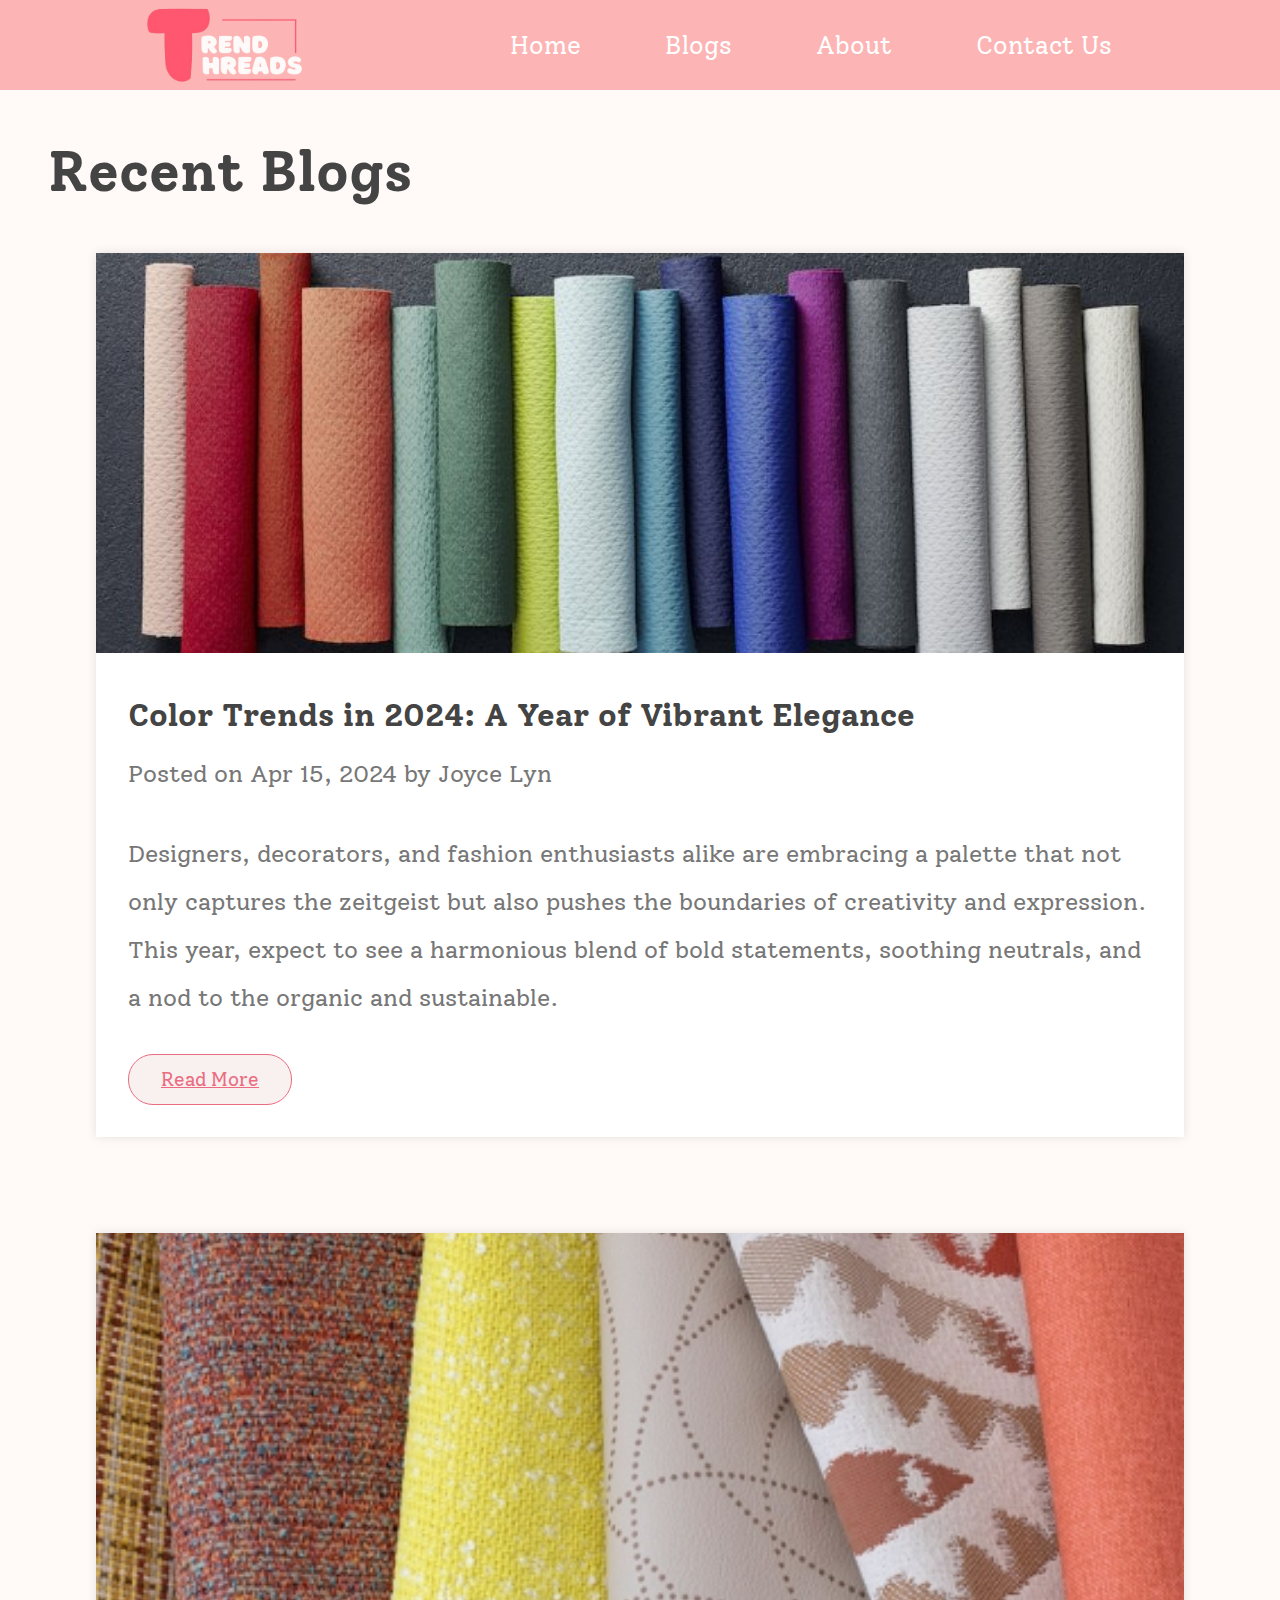
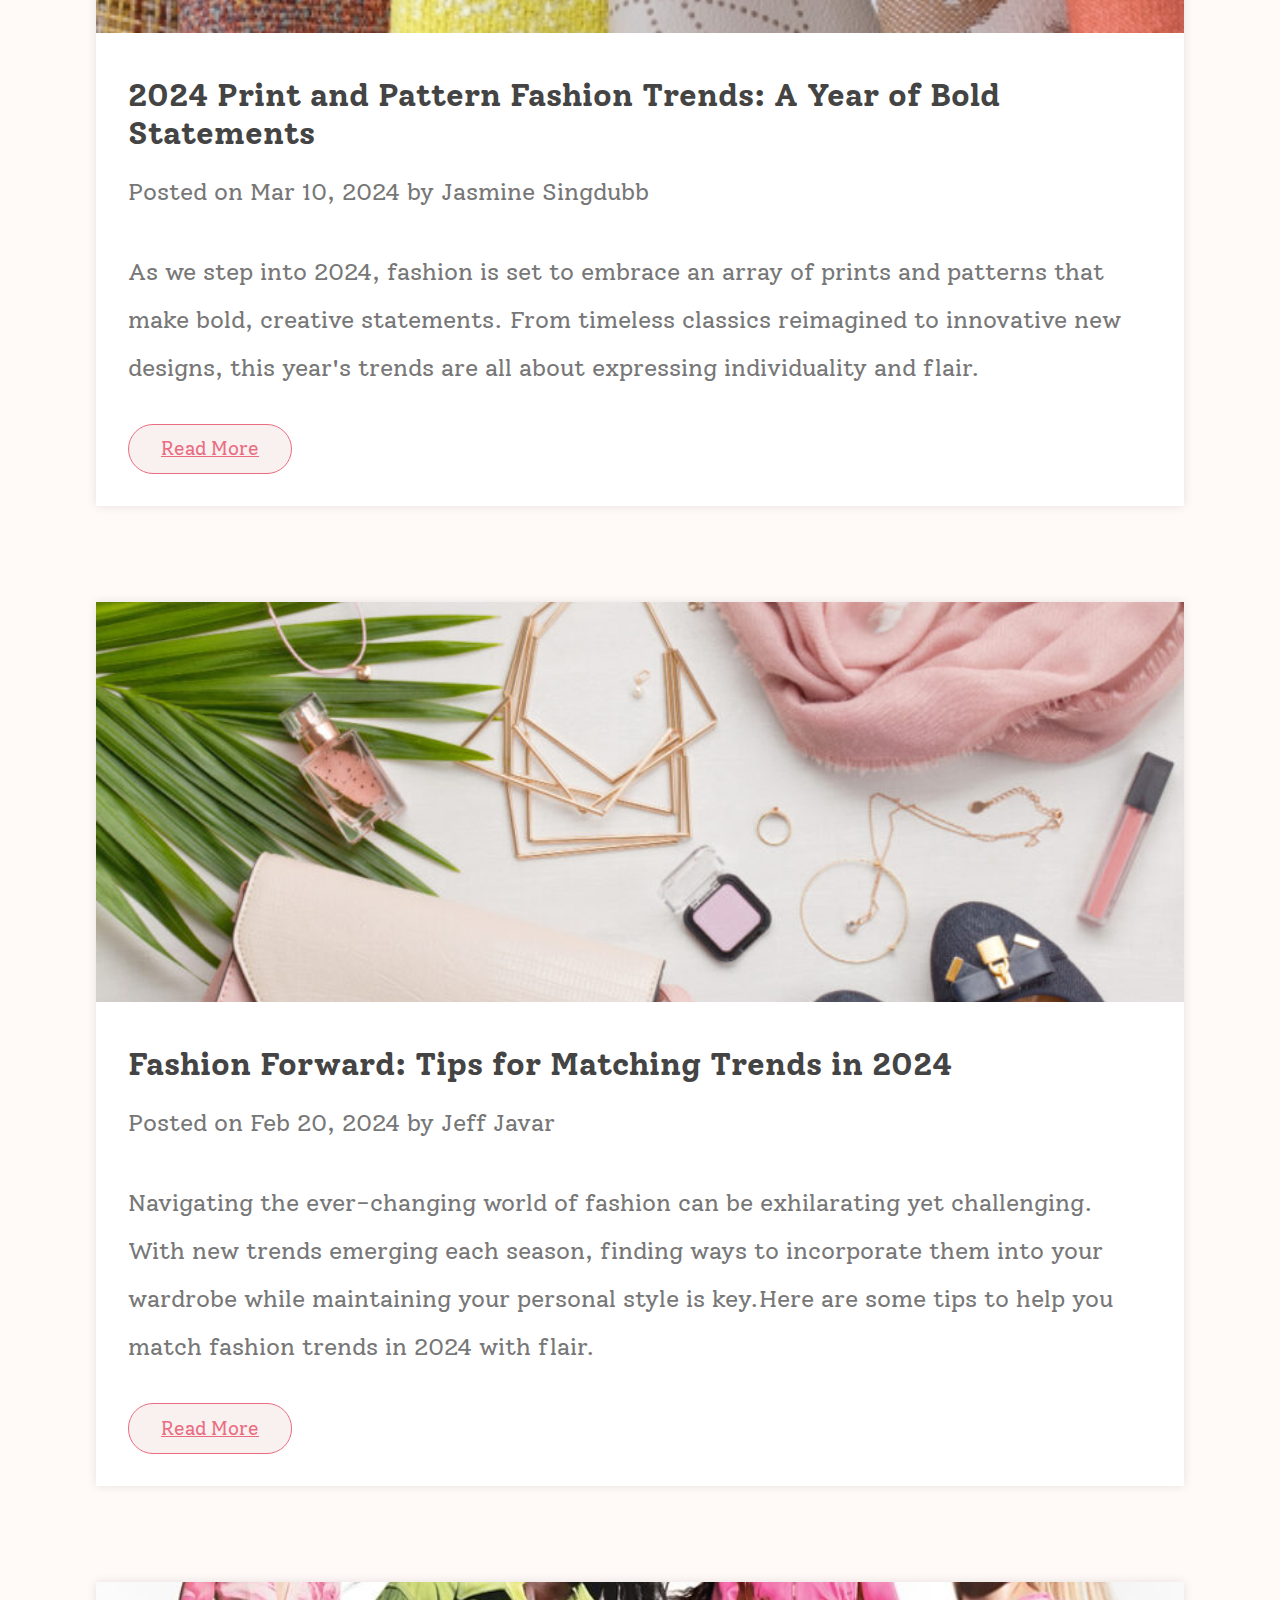
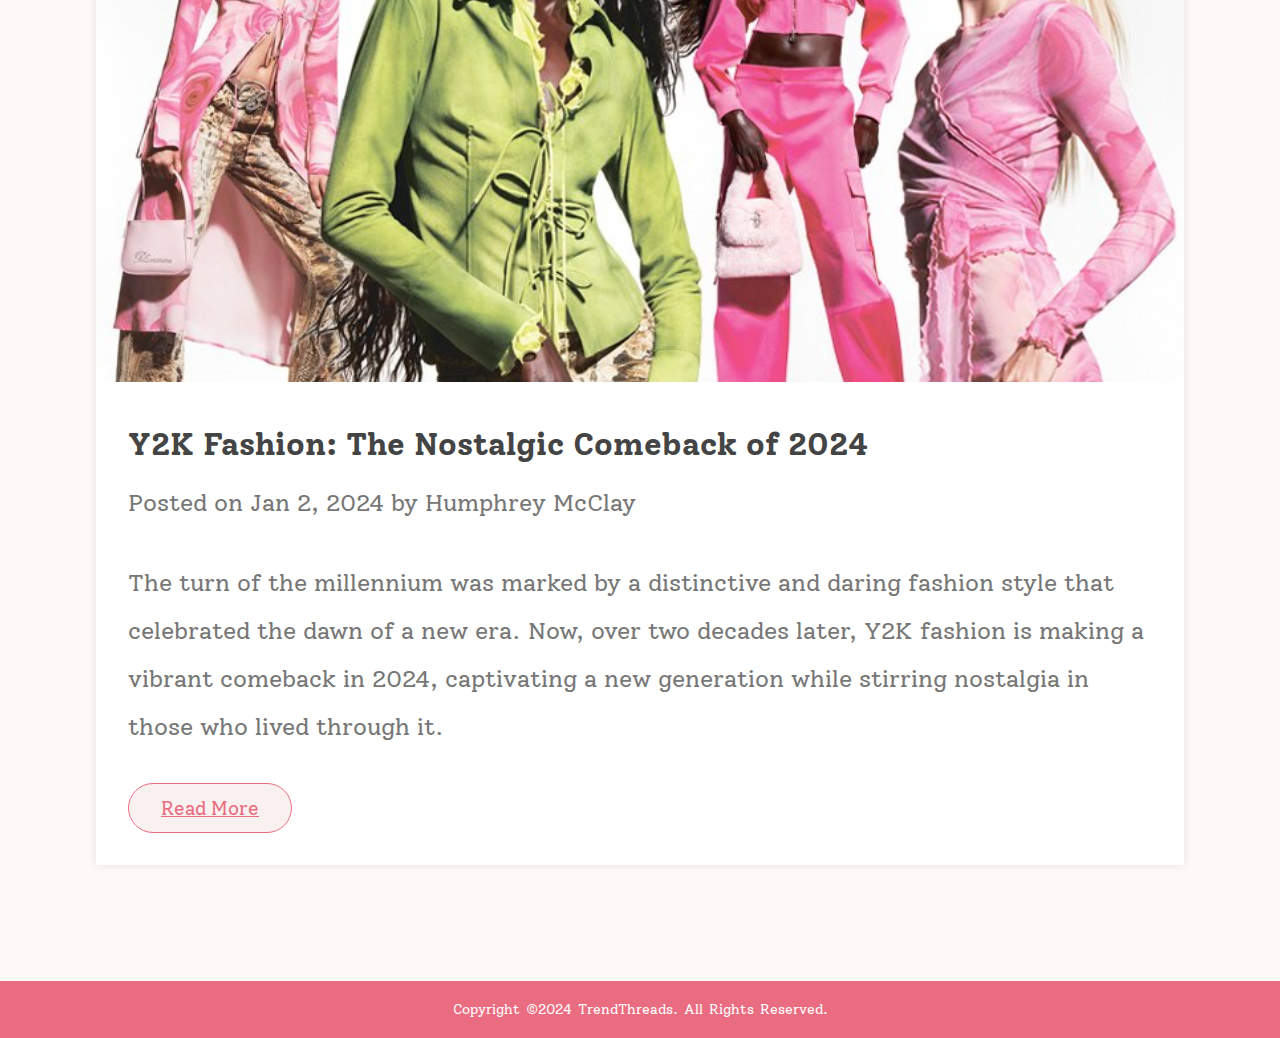
<file: html/index.html>
<!DOCTYPE html>
<html lang="en">
<head>
  <meta charset="UTF-8" />
  <meta http-equiv="X-UA-Compatible" content="IE=edge" />
  <meta name="viewport" content="width=device-width, initial-scale=1.0" />
  
  <link
    rel="stylesheet"
    href="https://cdnjs.cloudflare.com/ajax/libs/font-awesome/6.5.2/css/all.min.css"/>
  
  <link rel="stylesheet" href="../css/style.css" />
  
  <title>TrendThreads</title>
</head>

<header class="sticky">
    <img class="logo" src="../image/logo2.png" alt="TrendThreads Logo">
    <nav>
      <ul class="nav_links">
        <li class="current"><a href="../html/home.html">Home</a></li>
        <li><a href="../html/index.html">Blogs</a></li>
        <li><a href="../html/about.html">About</a></li>
        <li><a href="../html/Contactus.html">Contact Us</a></li>
      </ul>
    </nav>

  </header>

  <body class="scroll">

  <!-- CONTENT -->

  <section class="blog">
    <h1 class="heading">Recent Blogs</h1>

    <div class="box-container">

        <div class="box shadow">

            <div class="image">
                <img src="../image/image_1.jpg" alt="">
            </div>
            <div class="content">
                <h3>Color Trends in 2024: A Year of Vibrant Elegance</h3>
                <div class="post-preview">
                    <p class="post-meta">Posted on <time datetime="Apr 15, 2024">Apr 15, 2024</time> by Joyce Lyn</p>
                </div>
                <p>Designers, decorators, and fashion enthusiasts alike are embracing a palette that not only captures the zeitgeist but also pushes the boundaries of creativity and expression. This year, expect to see a harmonious blend of bold statements, soothing neutrals, and a nod to the organic and sustainable.</p>
                <a href="../html/color trends.html" class="btn">read more</a>
            </div>

        </div>

        <div class="box shadow">

            <div class="image">
                <img src="../image/image_2.jpg" alt="">
            </div>
            <div class="content">
                <h3>2024 Print and Pattern Fashion Trends: A Year of Bold Statements</h3>
                <div class="post-preview">
                    <p class="post-meta">Posted on <time datetime="Mar 10, 2024">Mar 10, 2024</time> by Jasmine Singdubb</p>
                </div>
                <p>As we step into 2024, fashion is set to embrace an array of prints and patterns that make bold, creative statements. From timeless classics reimagined to innovative new designs, this year's trends are all about expressing individuality and flair.</p>
                <a href="../html/Print and pattern.html" class="btn">read more</a>
            </div>

        </div>

        <div class="box shadow">

            <div class="image">
                <img src="../image/image_3.jpg" alt="">
            </div>
            <div class="content">
                <h3>Fashion Forward: Tips for Matching Trends in 2024</h3>
                <div class="post-preview">
                    <p class="post-meta">Posted on <time datetime="Feb 20, 2024">Feb 20, 2024</time> by Jeff Javar</p>
                </div>
                <p>Navigating the ever-changing world of fashion can be exhilarating yet challenging. With new trends emerging each season, finding ways to incorporate them into your wardrobe while maintaining your personal style is key.Here are some tips to help you match fashion trends in 2024 with flair.</p>
                <a href="../html/Fashion forward.html" class="btn">read more</a>
            </div>

        </div>

        <div class="box shadow">

            <div class="image">
                <img src="../image/image_4.jpg" alt="">
            </div>
            <div class="content">
                <h3>Y2K Fashion: The Nostalgic Comeback of 2024</h3>
                <div class="post-preview">
                    <p class="post-meta">Posted on <time datetime="Jan 2, 2024">Jan 2, 2024</time> by Humphrey McClay </p>
                </div>
                <p>The turn of the millennium was marked by a distinctive and daring fashion style that celebrated the dawn of a new era. Now, over two decades later, Y2K fashion is making a vibrant comeback in 2024, captivating a new generation while stirring nostalgia in those who lived through it.</p>
                <a href="../html/y2k.html" class="btn">read more</a>
            </div>

        </div>
        </div>
    </div>

</section>


    <footer class="sticky-footer">
        <div class="footer-bottom">
            <p>copyright &copy;2024 TrendThreads. All Rights Reserved.</p>
        </div>
    </footer>

</body>
</html>
</file>
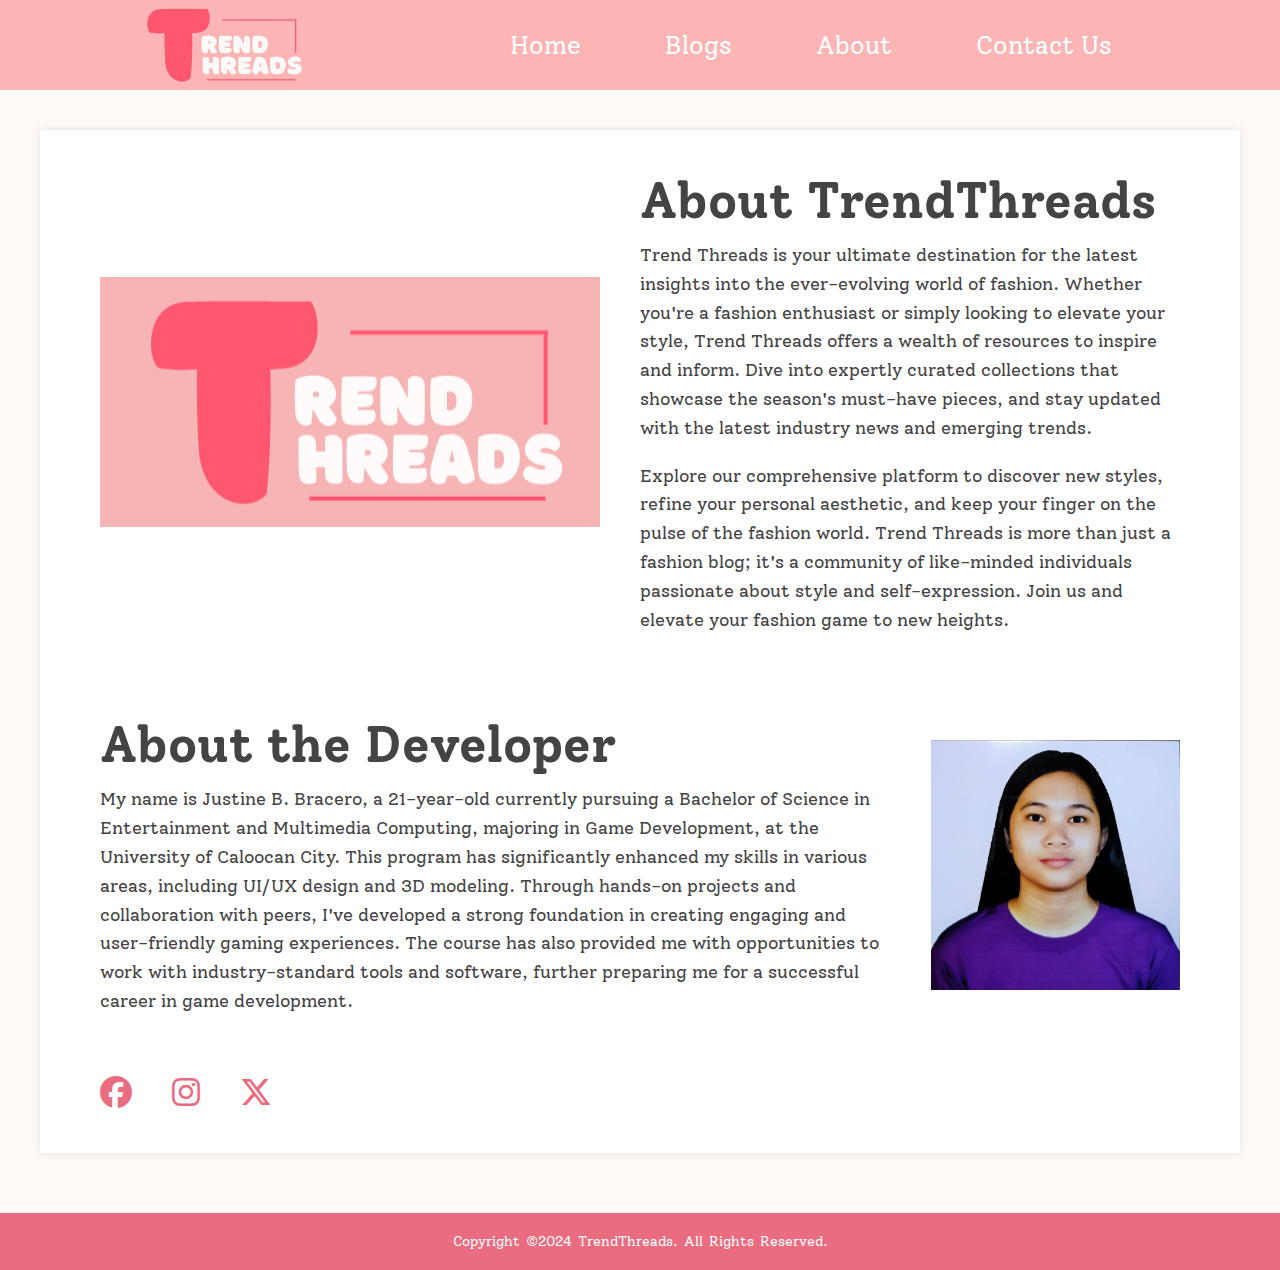
<file: html/about.html>
<!DOCTYPE html>
<html lang="en">
<head>
  <meta charset="UTF-8">
  <meta http-equiv="X-UA-Compatible" content="IE=edge">
  <meta name="viewport" content="width=device-width, initial-scale=1.0">
  
  <link rel="stylesheet" href="https://cdnjs.cloudflare.com/ajax/libs/font-awesome/6.5.2/css/all.min.css">
  <link rel="stylesheet" href="../css/about.css">
  
  <title>TrendThreads</title>
</head>

<header class="sticky">
  <img class="logo" src="../image/logo2.png" alt="TrendThreads Logo">
  <nav>
    <ul class="nav_links">
      <li class="current"><a href="../html/home.html">Home</a></li>
      <li><a href="../html/index.html">Blogs</a></li>
      <li><a href="../html/about.html">About</a></li>
      <li><a href="../html/Contactus.html">Contact Us</a></li>
    </ul>
  </nav>

</header>
   
<body class="scroll">
  
  <div class="container">
    <section class="about-section">
        <img src="../image/logo.png" alt="TrendThreads Image">
        <div class="text-content">
            <h1>About TrendThreads</h1>
            <p>Trend Threads is your ultimate destination for the latest insights into the ever-evolving world of fashion. Whether you're a fashion enthusiast or simply looking to elevate your style, Trend Threads offers a wealth of resources to inspire and inform. Dive into expertly curated collections that showcase the season's must-have pieces, and stay updated with the latest industry news and emerging trends.</p>
            &nbsp;
            <p>Explore our comprehensive platform to discover new styles, refine your personal aesthetic, and keep your finger on the pulse of the fashion world. Trend Threads is more than just a fashion blog; it's a community of like-minded individuals passionate about style and self-expression. Join us and elevate your fashion game to new heights.
            </p>
        </div>
    </section>
    <section class="about-section">
        <div class="text-content">
            <h1>About the Developer</h1>
            <p>My name is Justine B. Bracero, a 21-year-old currently pursuing a Bachelor of Science in Entertainment and Multimedia Computing, majoring in Game Development, at the University of Caloocan City. This program has significantly enhanced my skills in various areas, including UI/UX design and 3D modeling. Through hands-on projects and collaboration with peers, I've developed a strong foundation in creating engaging and user-friendly gaming experiences. The course has also provided me with opportunities to work with industry-standard tools and software, further preparing me for a successful career in game development.</p>
        </div>
        <img src="../image/developer.jpg" alt="Developer Image">
    </section>
    <div class="social-media">
      <ul class="socials">
        <li><a href="https://www.facebook.com/justine.bracero"><i class="fa-brands fa-facebook"></i></a></li>
        <li><a href="https://www.instagram.com/dysteyn/"><i class="fa-brands fa-instagram"></i></a></li>
        <li><a href="https://twitter.com/_dyasteyn"><i class="fa-brands fa-x-twitter"></i></i></a></li>
    </ul>
    </div>
</div>
    
      <footer class="sticky-footer">
        <div class="footer-bottom">
            <p>copyright &copy;2024 TrendThreads. All Rights Reserved.</p>
        </div>
    </footer>


</body>
</html>
</file>
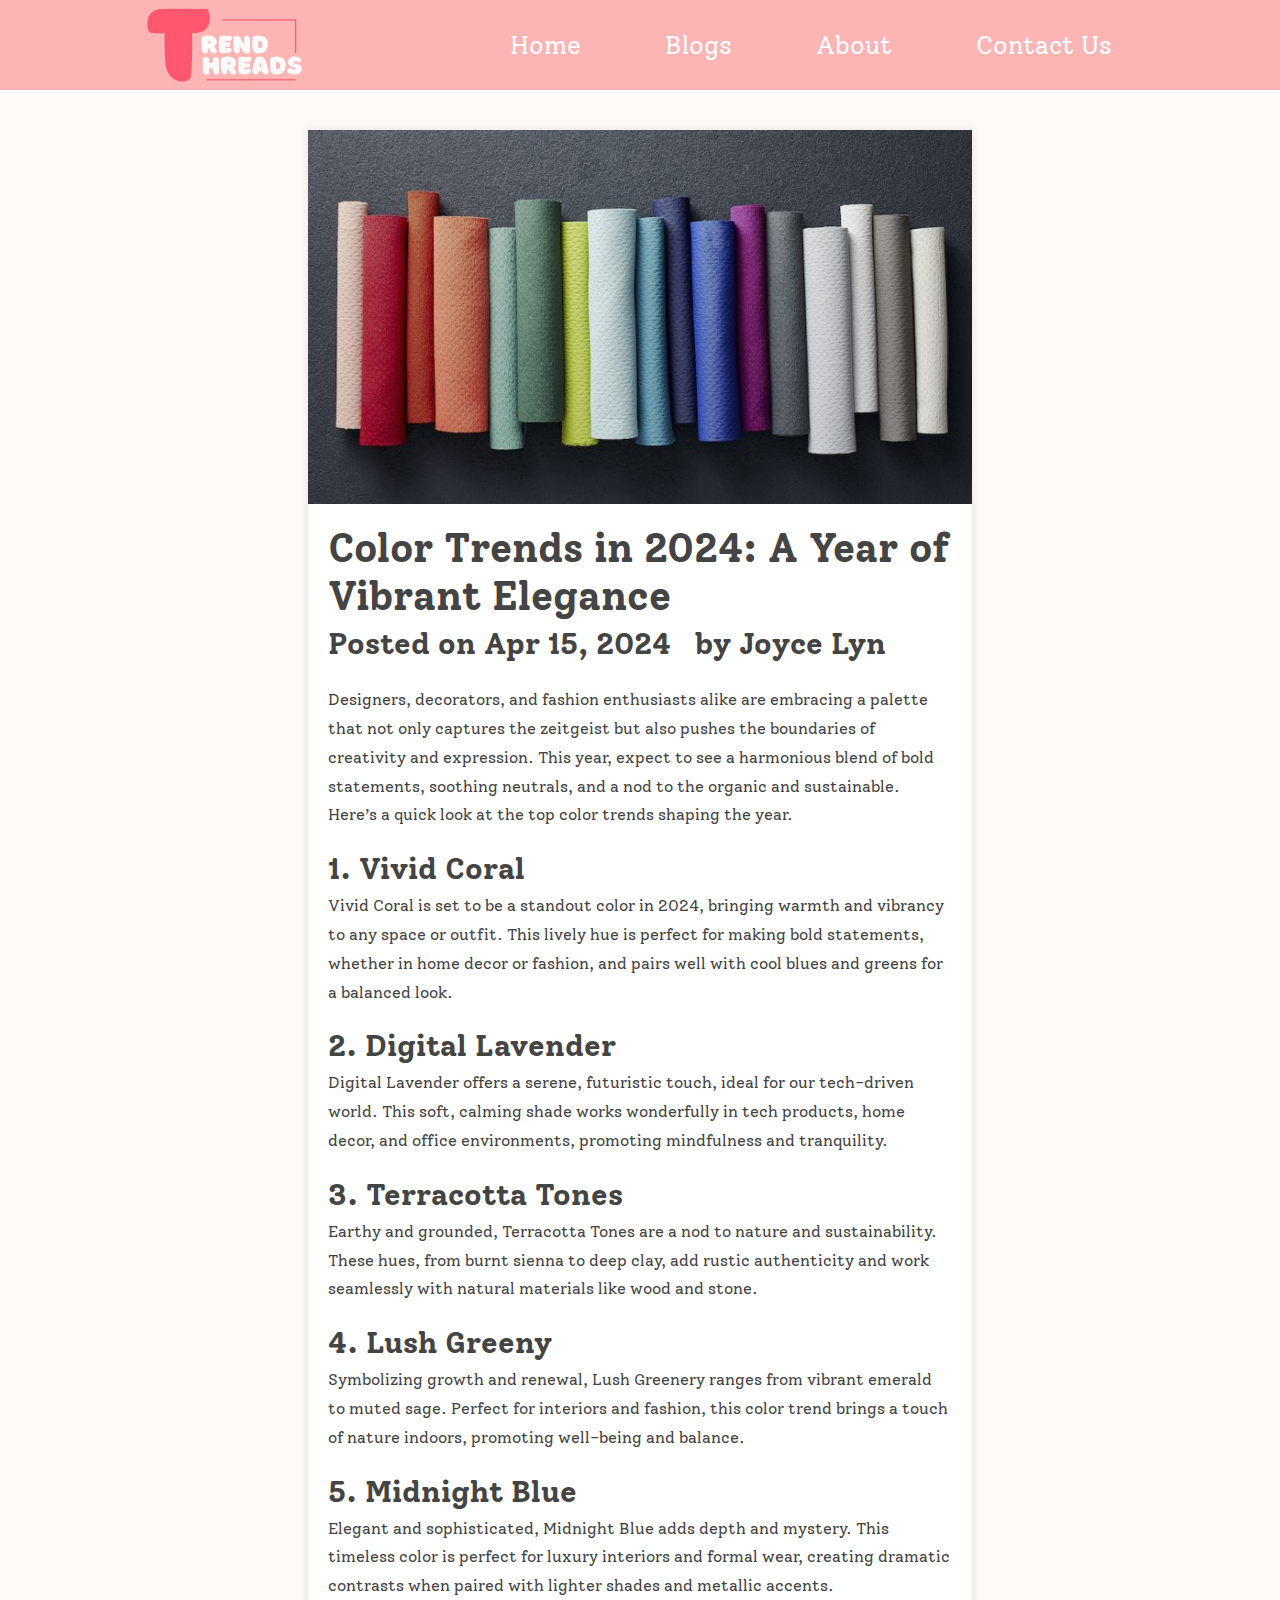
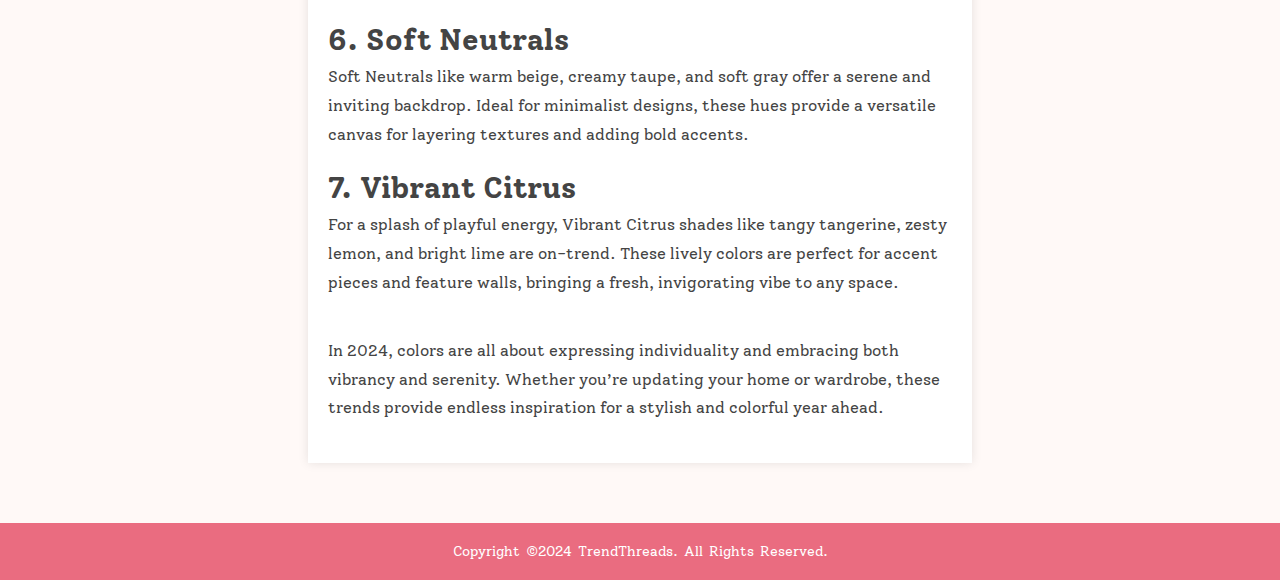
<file: html/color trends.html>
<!DOCTYPE html>
<html lang="en">
<head>
  <meta charset="UTF-8" />
  <meta http-equiv="X-UA-Compatible" content="IE=edge" />
  <meta name="viewport" content="width=device-width, initial-scale=1.0" />
  
  <link
    rel="stylesheet"
    href="https://cdnjs.cloudflare.com/ajax/libs/font-awesome/6.5.2/css/all.min.css"/>
  
  <link rel="stylesheet" href="../css/blog.css" />
  
  <title>TrendThreads</title>
</head>

<header class="sticky">
  <img class="logo" src="../image/logo2.png" alt="TrendThreads Logo">
  <nav>
    <ul class="nav_links">
      <li class="current"><a href="../html/home.html">Home</a></li>
      <li><a href="../html/index.html">Blogs</a></li>
      <li><a href="../html/about.html">About</a></li>
      <li><a href="../html/Contactus.html">Contact Us</a></li>
    </ul>
  </nav>

</header>

<body class="scroll">

  <div class="main-container">
    <main>
      <div class="container">
        <article>
          <img src="../image/image_1.jpg" alt="Blog post image">
          <div class="content">
            <h2>Color Trends in 2024: A Year of Vibrant Elegance</h2>
            <h3>Posted on Apr 15, 2024 &nbsp; by Joyce Lyn</h3>
            &nbsp;
            <p>Designers, decorators, and fashion enthusiasts alike are embracing a palette that not only captures the zeitgeist but also pushes the boundaries of creativity and expression. This year, expect to see a harmonious blend of bold statements, soothing neutrals, and a nod to the organic and sustainable. Here’s a quick look at the top color trends shaping the year.</p>
            <h3>1. Vivid Coral</h3>
            <p>Vivid Coral is set to be a standout color in 2024, bringing warmth and vibrancy to any space or outfit. This lively hue is perfect for making bold statements, whether in home decor or fashion, and pairs well with cool blues and greens for a balanced look.</p>
            <h3>2. Digital Lavender</h3>
            <p>Digital Lavender offers a serene, futuristic touch, ideal for our tech-driven world. This soft, calming shade works wonderfully in tech products, home decor, and office environments, promoting mindfulness and tranquility.</p>
            <h3>3. Terracotta Tones</h3>
            <p>Earthy and grounded, Terracotta Tones are a nod to nature and sustainability. These hues, from burnt sienna to deep clay, add rustic authenticity and work seamlessly with natural materials like wood and stone.</p>
            <h3>4. Lush Greeny</h3>
            <p>Symbolizing growth and renewal, Lush Greenery ranges from vibrant emerald to muted sage. Perfect for interiors and fashion, this color trend brings a touch of nature indoors, promoting well-being and balance.</p>
            <h3>5. Midnight Blue</h3>
            <p>Elegant and sophisticated, Midnight Blue adds depth and mystery. This timeless color is perfect for luxury interiors and formal wear, creating dramatic contrasts when paired with lighter shades and metallic accents.</p>
            <h3>6. Soft Neutrals</h3>
            <p>Soft Neutrals like warm beige, creamy taupe, and soft gray offer a serene and inviting backdrop. Ideal for minimalist designs, these hues provide a versatile canvas for layering textures and adding bold accents.</p>
            <h3>7. Vibrant Citrus</h3>
            <p>For a splash of playful energy, Vibrant Citrus shades like tangy tangerine, zesty lemon, and bright lime are on-trend. These lively colors are perfect for accent pieces and feature walls, bringing a fresh, invigorating vibe to any space.</p>
            &nbsp;
            <p>In 2024, colors are all about expressing individuality and embracing both vibrancy and serenity. Whether you’re updating your home or wardrobe, these trends provide endless inspiration for a stylish and colorful year ahead.</p>
          </div>
        </article>
      </div>
    </main>
  </div>

<footer>
  <div class="footer-bottom">
      <p>copyright &copy;2024 TrendThreads. All Rights Reserved.</p>
  </div>
</footer>

</body>
</html>
</file>
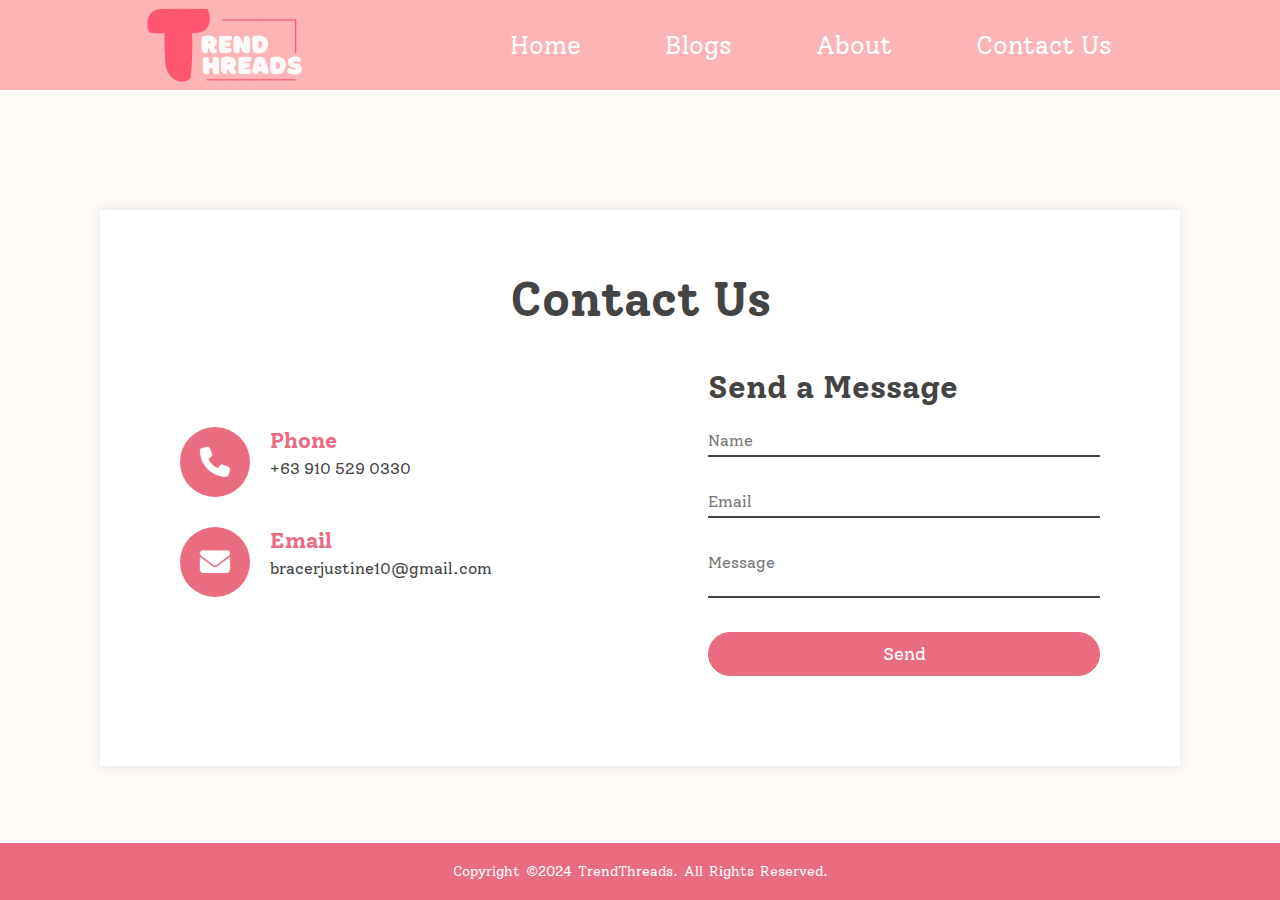
<file: html/Contactus.html>
<!DOCTYPE html>
<html lang="en">
<head>
  <meta charset="UTF-8" />
  <meta http-equiv="X-UA-Compatible" content="IE=edge" />
  <meta name="viewport" content="width=device-width, initial-scale=1.0" />
  
  <link
    rel="stylesheet"
    href="https://cdnjs.cloudflare.com/ajax/libs/font-awesome/6.5.2/css/all.min.css"/>
  
  <link rel="stylesheet" href="../css/contactus.css" />
  
  <title>TrendThreads</title>
</head>

<header class="sticky">
  <img class="logo" src="../image/logo2.png" alt="TrendThreads Logo">
  <nav>
    <ul class="nav_links">
      <li class="current"><a href="../html/home.html">Home</a></li>
      <li><a href="../html/index.html">Blogs</a></li>
      <li><a href="../html/about.html">About</a></li>
      <li><a href="../html/Contactus.html">Contact Us</a></li>
    </ul>
  </nav>

</header>


<body class="no-scroll">
  <div class="container">
    <section class="contact-section">
      <div class="section-header">
        <h2>Contact Us</h2>
      </div>
      <div class="row">
        <div class="contact-info">
          <div class="contact-info-item">
            <div class="contact-info-icon">
              <i class="fas fa-phone"></i>
            </div>
            <div class="contact-info-content">
              <h4>Phone</h4>
              <p>+63 910 529 0330</p>
            </div>
          </div>
          <div class="contact-info-item">
            <div class="contact-info-icon">
              <i class="fas fa-envelope"></i>
            </div>
            <div class="contact-info-content">
              <h4>Email</h4>
              <p>bracerjustine10@gmail.com</p>
            </div>
          </div>
        </div>
        <div class="contact-form">
          <h2>Send a Message</h2>
          <form>
            <div class="input-box">
              <input type="text" name="name" required>
              <span>Name</span>
            </div>
            <div class="input-box">
              <input type="email" name="email" required>
              <span>Email</span>
            </div>
            <div class="input-box">
              <textarea name="message" required></textarea>
              <span>Message</span>
            </div>
            <div class="input-box">
              <input type="submit" value="Send">
            </div>
          </form>
        </div>
      </div>
    </section>
  </div>

  <footer class="sticky-footer">
    <div class="footer-bottom">
        <p>copyright &copy;2024 TrendThreads. All Rights Reserved.</p>
    </div>
</footer>

</body>
</html>
</file>
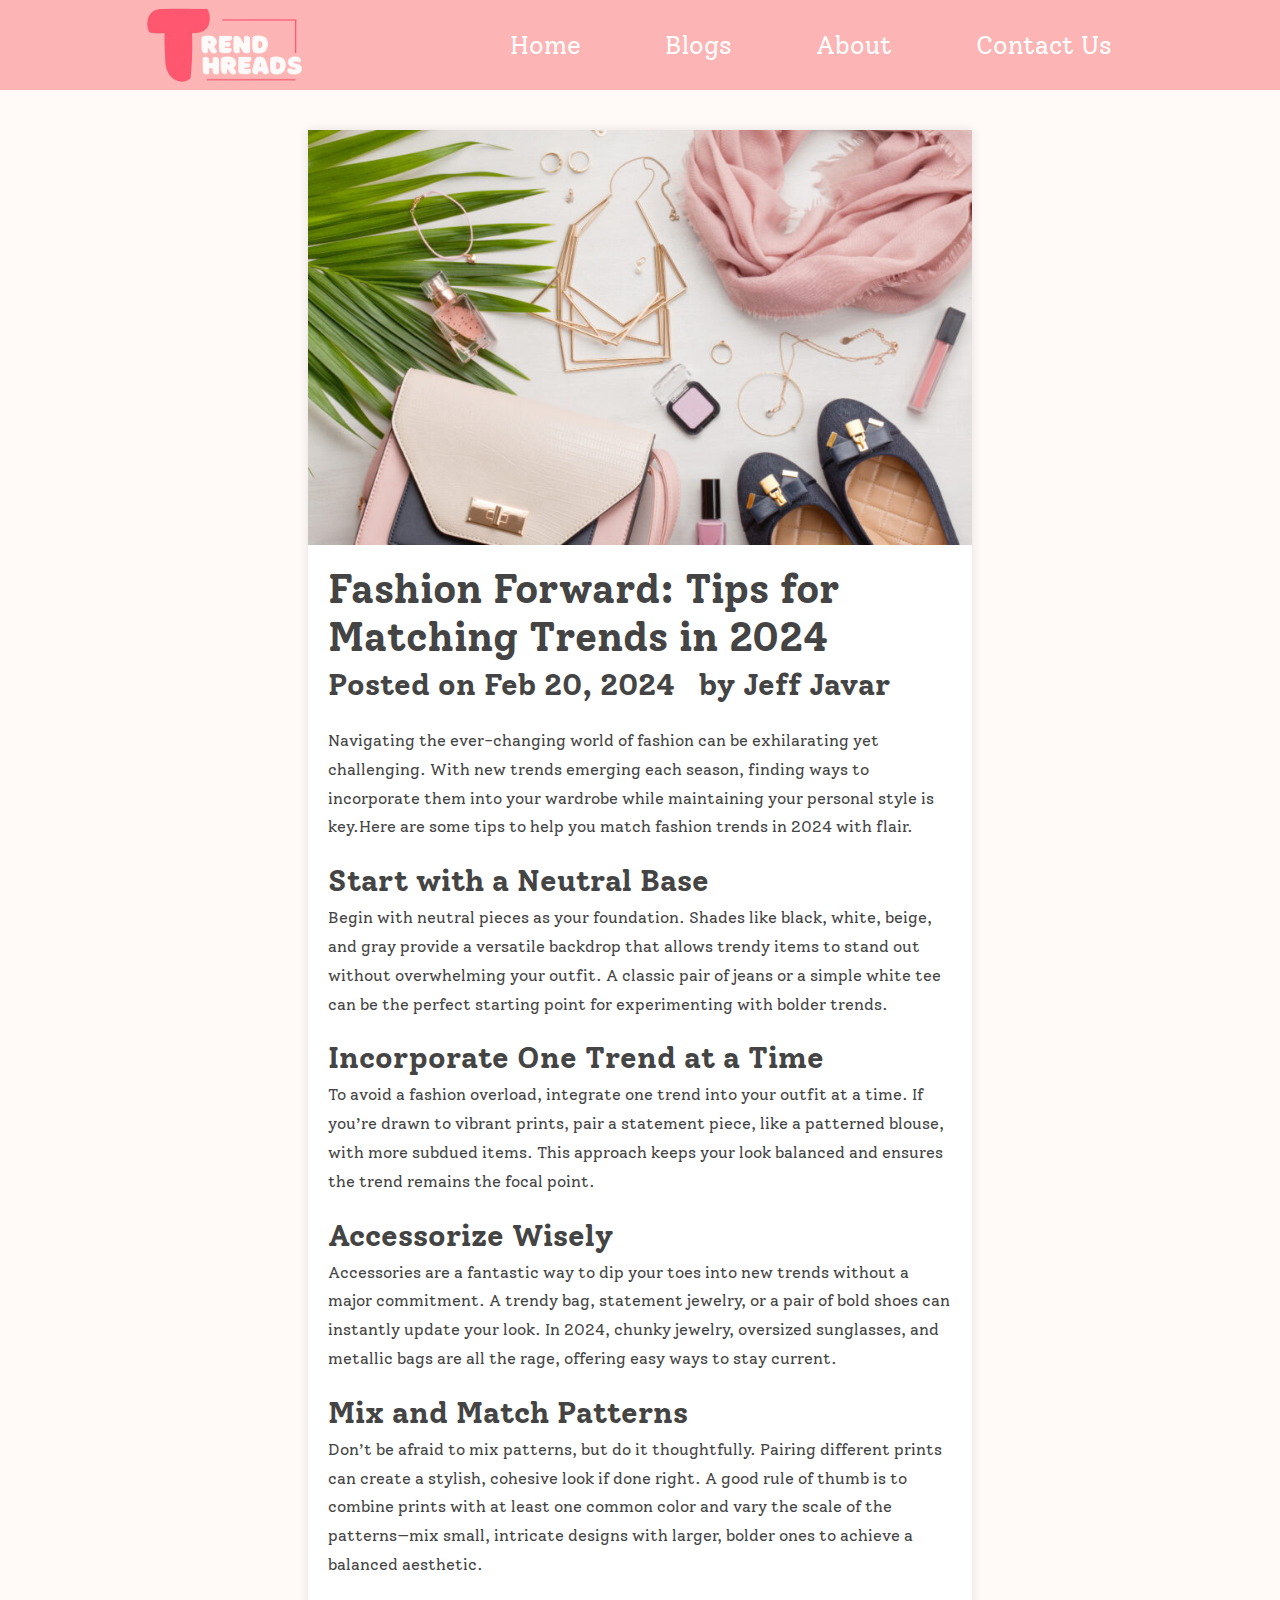
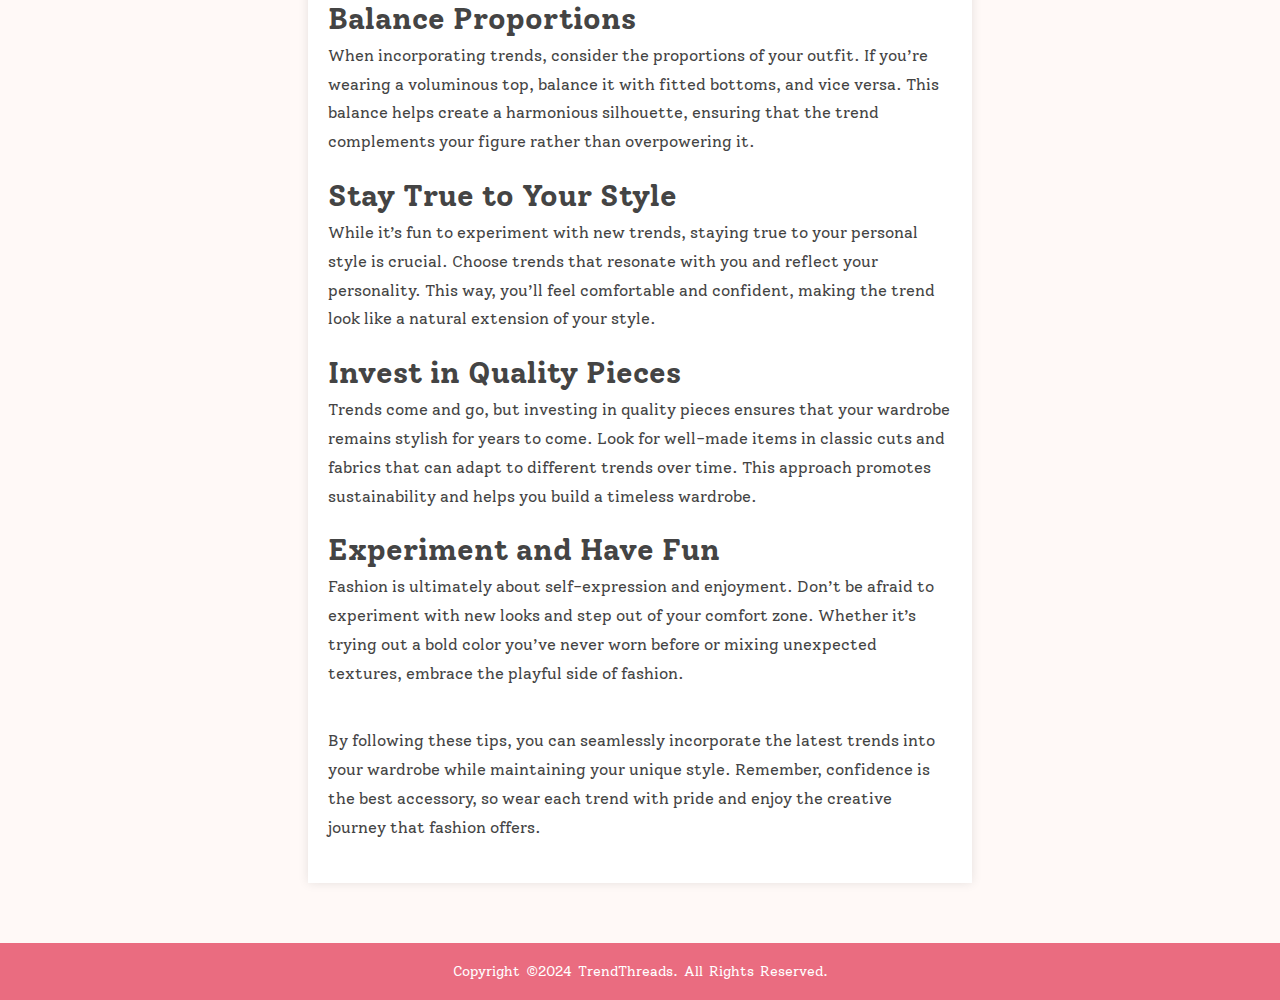
<file: html/Fashion forward.html>
<!DOCTYPE html>
<html lang="en">
<head>
  <meta charset="UTF-8" />
  <meta http-equiv="X-UA-Compatible" content="IE=edge" />
  <meta name="viewport" content="width=device-width, initial-scale=1.0" />
  
  <link
    rel="stylesheet"
    href="https://cdnjs.cloudflare.com/ajax/libs/font-awesome/6.5.2/css/all.min.css"/>
  
  <link rel="stylesheet" href="../css/blog.css" />
  
  <title>TrendThreads</title>
</head>

<header class="sticky">
  <img class="logo" src="../image/logo2.png" alt="TrendThreads Logo">
  <nav>
    <ul class="nav_links">
      <li class="current"><a href="../html/home.html">Home</a></li>
      <li><a href="../html/index.html">Blogs</a></li>
      <li><a href="../html/about.html">About</a></li>
      <li><a href="../html/Contactus.html">Contact Us</a></li>
    </ul>
  </nav>

</header>

<body class="scroll">

  <div class="main-container">
    <main>
      <div class="container">
        <article>
          <img src="../image/image_3.jpg" alt="Blog post image">
          <div class="content">
            <h2>Fashion Forward: Tips for Matching Trends in 2024</h2>
            <h3>Posted on Feb 20, 2024 &nbsp; by Jeff Javar</h3>
            &nbsp;
            <p>Navigating the ever-changing world of fashion can be exhilarating yet challenging. With new trends emerging each season, finding ways to incorporate them into your wardrobe while maintaining your personal style is key.Here are some tips to help you match fashion trends in 2024 with flair.</p>
            <h3>Start with a Neutral Base</h3>
            <p>Begin with neutral pieces as your foundation. Shades like black, white, beige, and gray provide a versatile backdrop that allows trendy items to stand out without overwhelming your outfit. A classic pair of jeans or a simple white tee can be the perfect starting point for experimenting with bolder trends.</p>
            <h3>Incorporate One Trend at a Time</h3>
            <p>To avoid a fashion overload, integrate one trend into your outfit at a time. If you’re drawn to vibrant prints, pair a statement piece, like a patterned blouse, with more subdued items. This approach keeps your look balanced and ensures the trend remains the focal point.</p>
            <h3>Accessorize Wisely</h3>
            <p>Accessories are a fantastic way to dip your toes into new trends without a major commitment. A trendy bag, statement jewelry, or a pair of bold shoes can instantly update your look. In 2024, chunky jewelry, oversized sunglasses, and metallic bags are all the rage, offering easy ways to stay current.</p>
            <h3>Mix and Match Patterns</h3>
            <p>Don’t be afraid to mix patterns, but do it thoughtfully. Pairing different prints can create a stylish, cohesive look if done right. A good rule of thumb is to combine prints with at least one common color and vary the scale of the patterns—mix small, intricate designs with larger, bolder ones to achieve a balanced aesthetic.</p>
            <h3>Balance Proportions</h3>
            <p>When incorporating trends, consider the proportions of your outfit. If you’re wearing a voluminous top, balance it with fitted bottoms, and vice versa. This balance helps create a harmonious silhouette, ensuring that the trend complements your figure rather than overpowering it.</p>
            <h3>Stay True to Your Style</h3>
            <p>While it’s fun to experiment with new trends, staying true to your personal style is crucial. Choose trends that resonate with you and reflect your personality. This way, you’ll feel comfortable and confident, making the trend look like a natural extension of your style.</p>
            <h3>Invest in Quality Pieces</h3>
            <p>Trends come and go, but investing in quality pieces ensures that your wardrobe remains stylish for years to come. Look for well-made items in classic cuts and fabrics that can adapt to different trends over time. This approach promotes sustainability and helps you build a timeless wardrobe.</p>
            <h3>Experiment and Have Fun</h3>
            <p>Fashion is ultimately about self-expression and enjoyment. Don’t be afraid to experiment with new looks and step out of your comfort zone. Whether it’s trying out a bold color you’ve never worn before or mixing unexpected textures, embrace the playful side of fashion.</p>
            &nbsp;
            <p>By following these tips, you can seamlessly incorporate the latest trends into your wardrobe while maintaining your unique style. Remember, confidence is the best accessory, so wear each trend with pride and enjoy the creative journey that fashion offers.</p>
          </div>
        </article>
      </div>
    </main>
  </div>

<footer>
  <div class="footer-bottom">
      <p>copyright &copy;2024 TrendThreads. All Rights Reserved.</p>
  </div>
</footer>

</body>
</html>
</file>
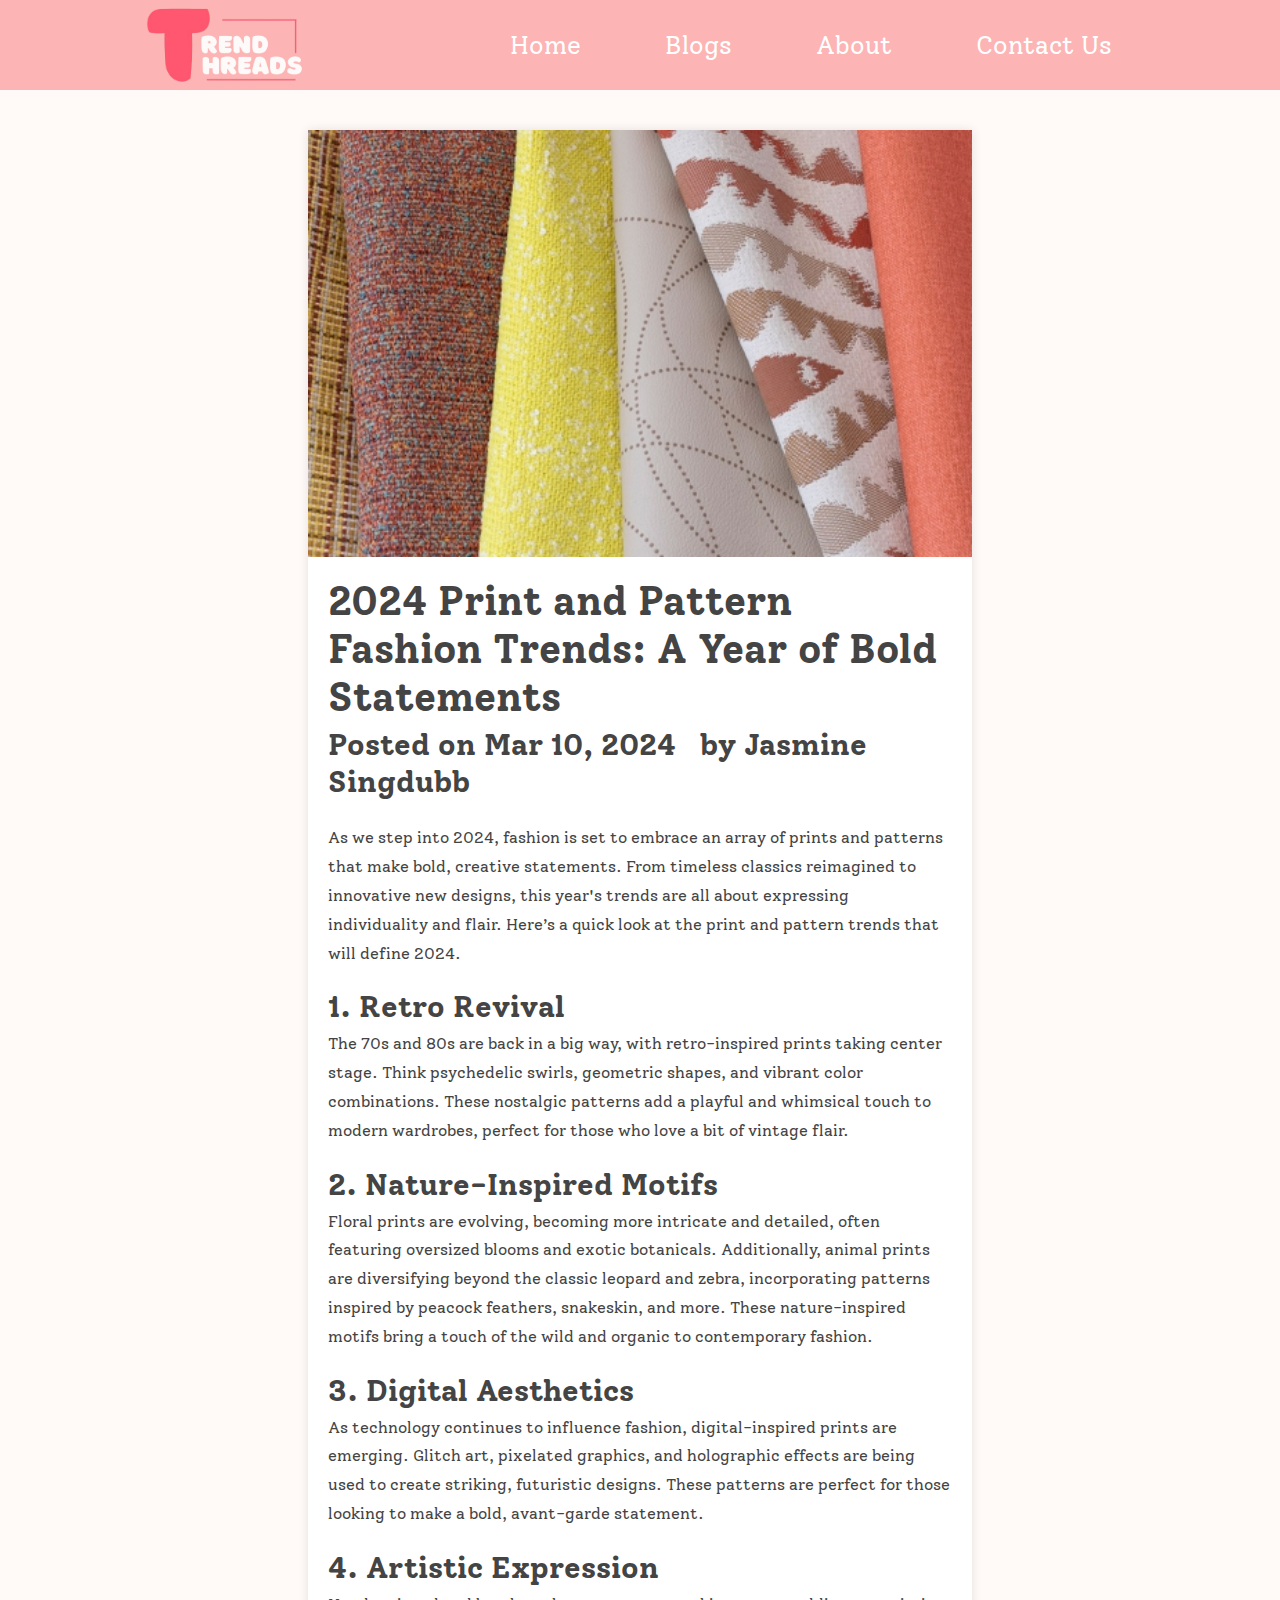
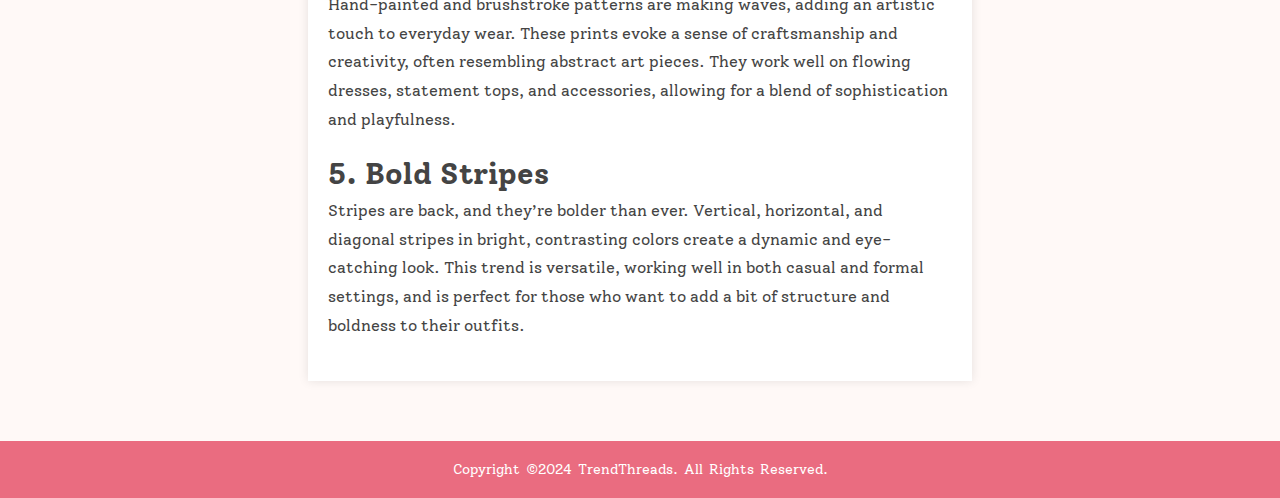
<file: html/Print and pattern.html>
<!DOCTYPE html>
<html lang="en">
<head>
  <meta charset="UTF-8" />
  <meta http-equiv="X-UA-Compatible" content="IE=edge" />
  <meta name="viewport" content="width=device-width, initial-scale=1.0" />
  
  <link
    rel="stylesheet"
    href="https://cdnjs.cloudflare.com/ajax/libs/font-awesome/6.5.2/css/all.min.css"/>
  
  <link rel="stylesheet" href="../css/blog.css" />
  
  <title>TrendThreads</title>
</head>

<header class="sticky">
  <img class="logo" src="../image/logo2.png" alt="TrendThreads Logo">
  <nav>
    <ul class="nav_links">
      <li class="current"><a href="../html/home.html">Home</a></li>
      <li><a href="../html/index.html">Blogs</a></li>
      <li><a href="../html/about.html">About</a></li>
      <li><a href="../html/Contactus.html">Contact Us</a></li>
    </ul>
  </nav>

</header>

<body class="scroll">

  <div class="main-container">
    <main>
      <div class="container">
        <article>
          <img src="../image/image_2.jpg" alt="Blog post image">
          <div class="content">
            <h2>2024 Print and Pattern Fashion Trends: A Year of Bold Statements</h2>
            <h3>Posted on Mar 10, 2024 &nbsp; by Jasmine Singdubb</h3>
            &nbsp;
            <p>As we step into 2024, fashion is set to embrace an array of prints and patterns that make bold, creative statements. From timeless classics reimagined to innovative new designs, this year's trends are all about expressing individuality and flair. Here’s a quick look at the print and pattern trends that will define 2024.</p>
            <h3>1. Retro Revival</h3>
            <p>The 70s and 80s are back in a big way, with retro-inspired prints taking center stage. Think psychedelic swirls, geometric shapes, and vibrant color combinations. These nostalgic patterns add a playful and whimsical touch to modern wardrobes, perfect for those who love a bit of vintage flair.</p>
            <h3>2. Nature-Inspired Motifs</h3>
            <p>Floral prints are evolving, becoming more intricate and detailed, often featuring oversized blooms and exotic botanicals. Additionally, animal prints are diversifying beyond the classic leopard and zebra, incorporating patterns inspired by peacock feathers, snakeskin, and more. These nature-inspired motifs bring a touch of the wild and organic to contemporary fashion.</p>
            <h3>3. Digital Aesthetics</h3>
            <p>As technology continues to influence fashion, digital-inspired prints are emerging. Glitch art, pixelated graphics, and holographic effects are being used to create striking, futuristic designs. These patterns are perfect for those looking to make a bold, avant-garde statement.</p>
            <h3>4. Artistic Expression</h3>
            <p>Hand-painted and brushstroke patterns are making waves, adding an artistic touch to everyday wear. These prints evoke a sense of craftsmanship and creativity, often resembling abstract art pieces. They work well on flowing dresses, statement tops, and accessories, allowing for a blend of sophistication and playfulness.</p>
            <h3>5. Bold Stripes</h3>
            <p>Stripes are back, and they’re bolder than ever. Vertical, horizontal, and diagonal stripes in bright, contrasting colors create a dynamic and eye-catching look. This trend is versatile, working well in both casual and formal settings, and is perfect for those who want to add a bit of structure and boldness to their outfits.</p>
          </div>
        </article>
      </div>
    </main>
  </div>

<footer>
  <div class="footer-bottom">
      <p>copyright &copy;2024 TrendThreads. All Rights Reserved.</p>
  </div>
</footer>

</body>
</html>
</file>
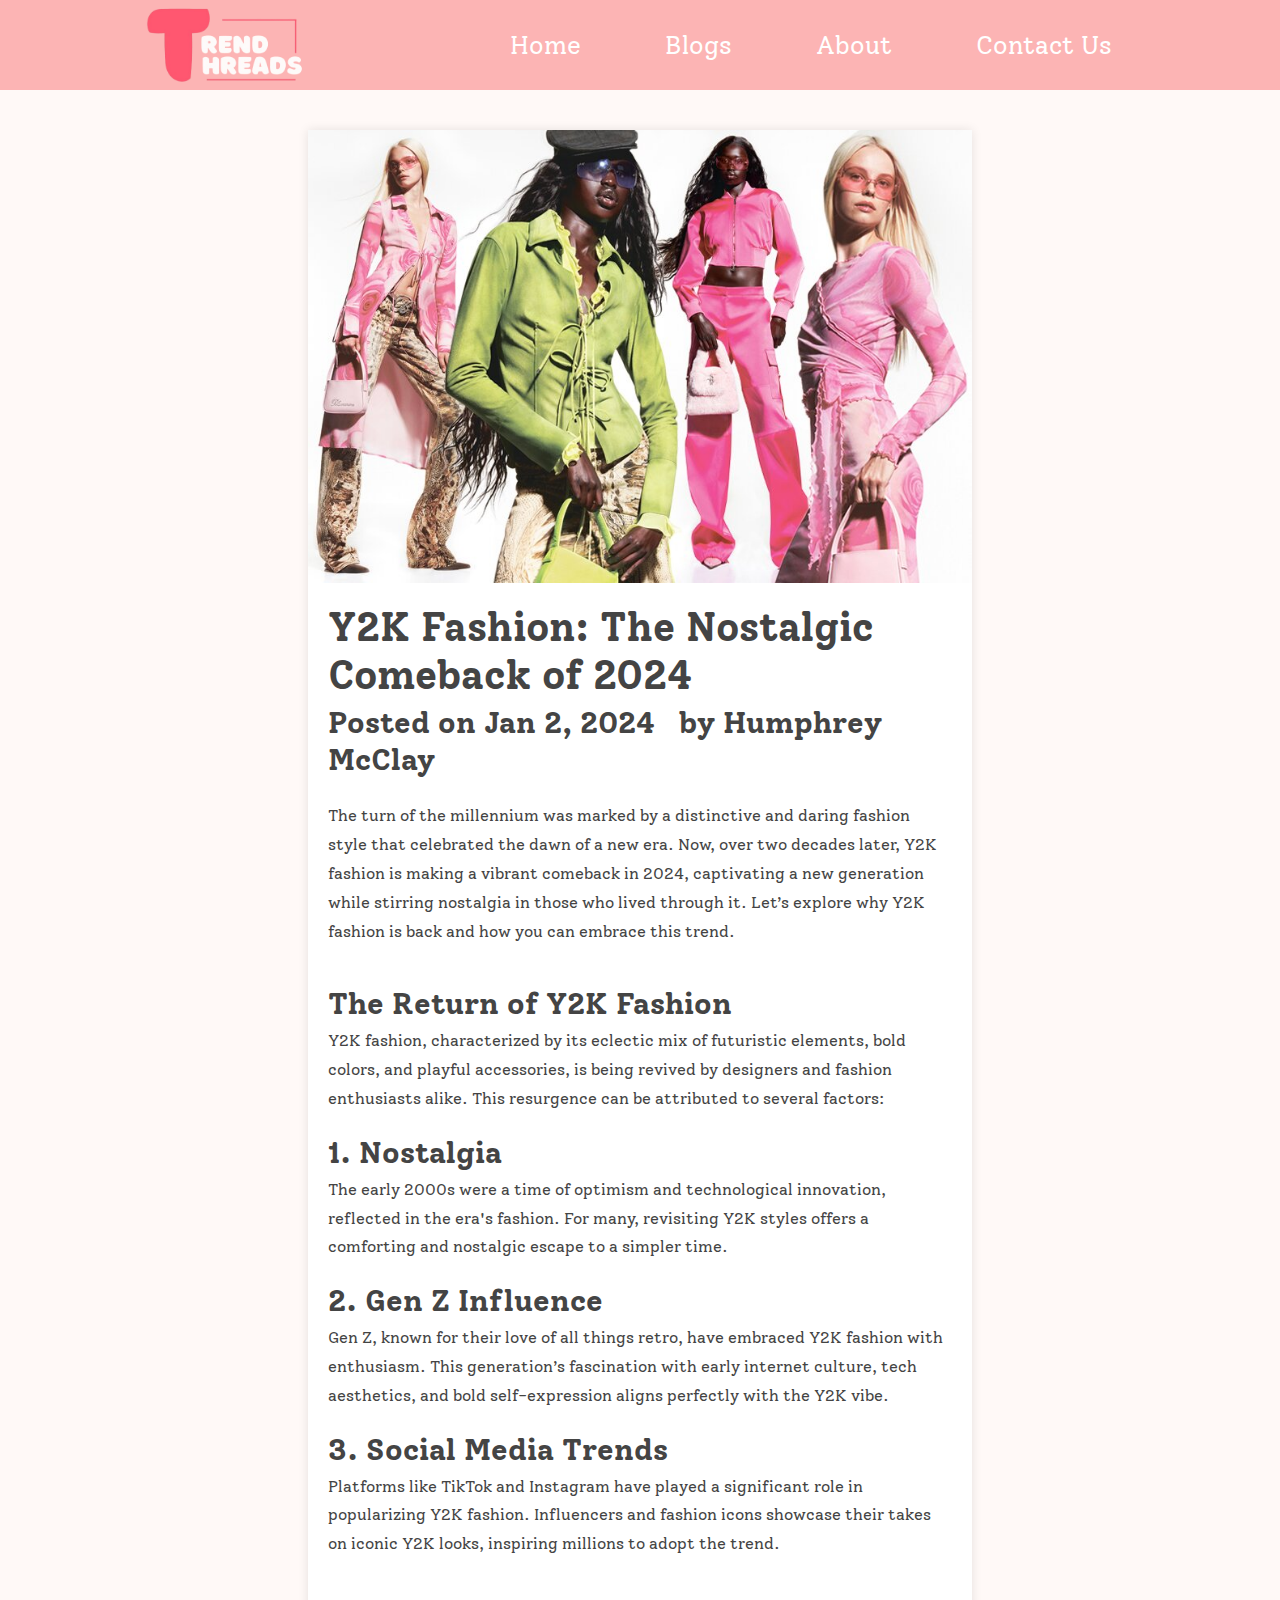
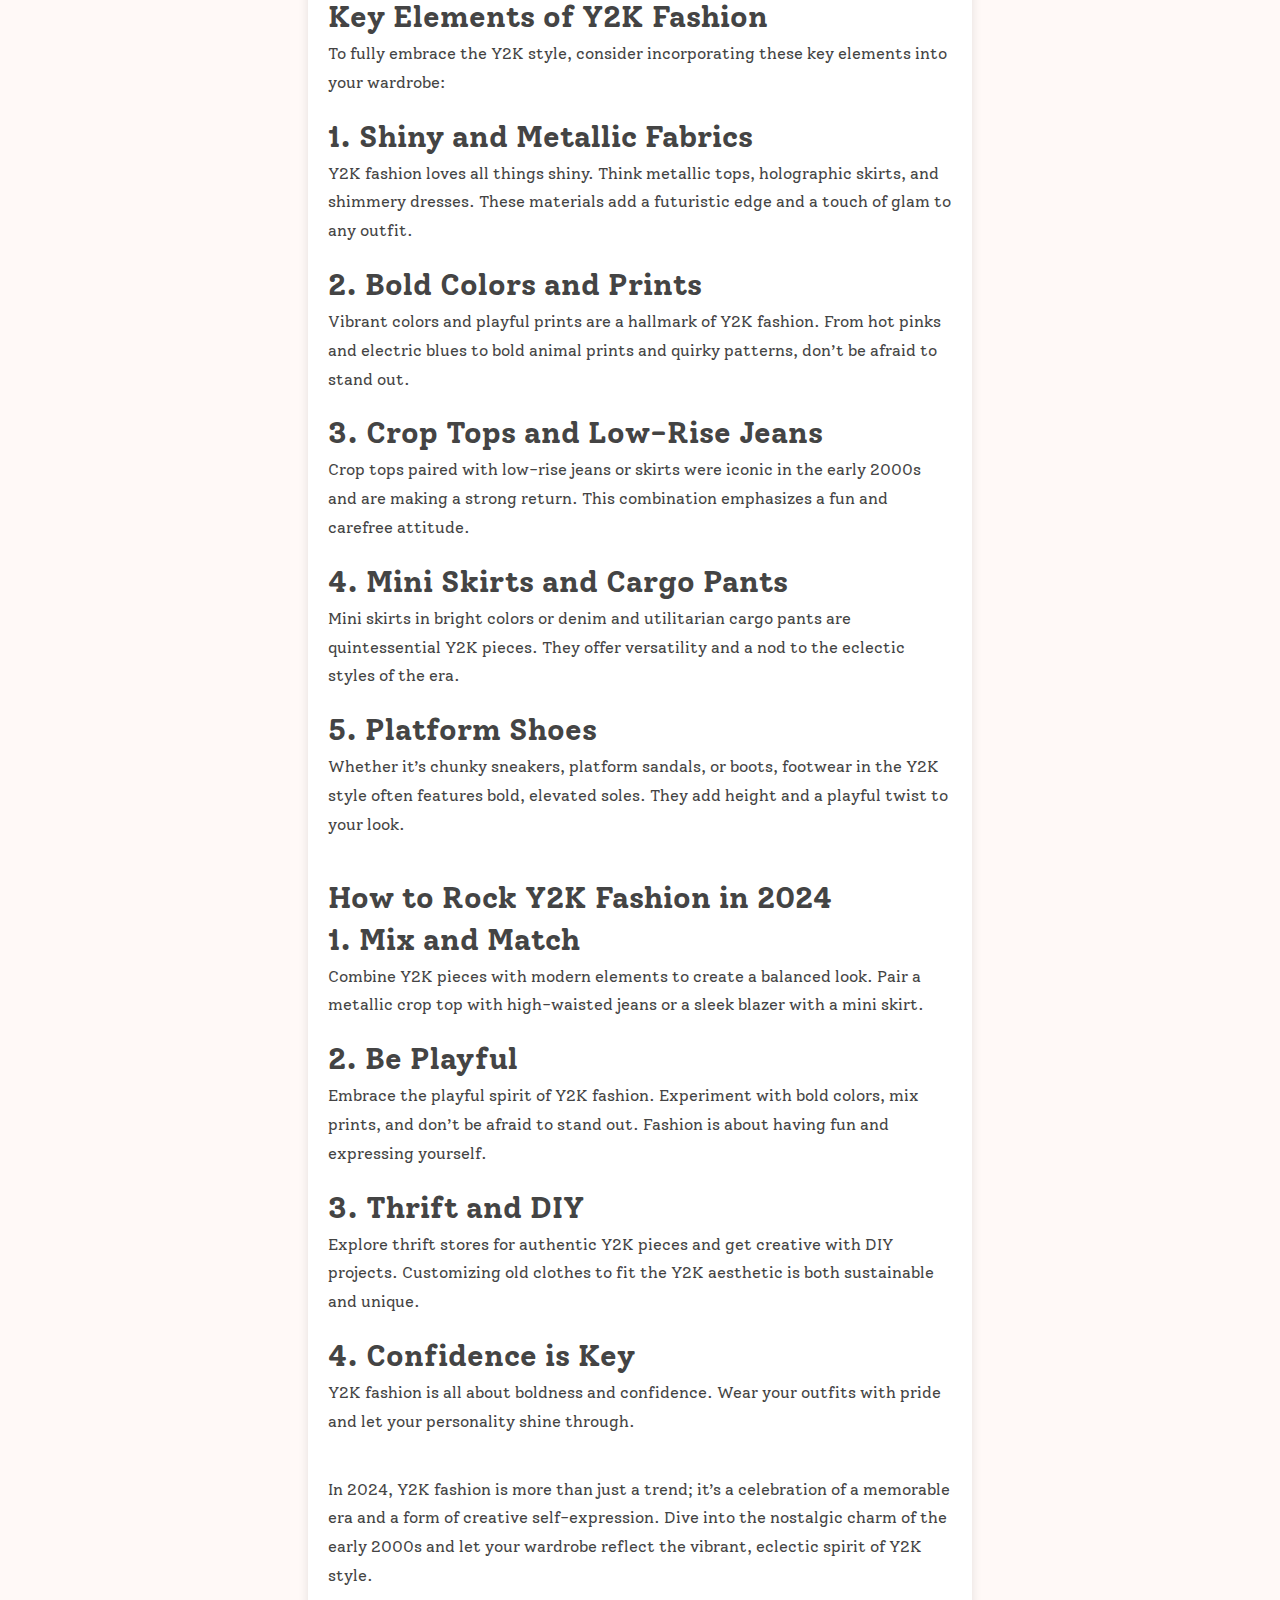
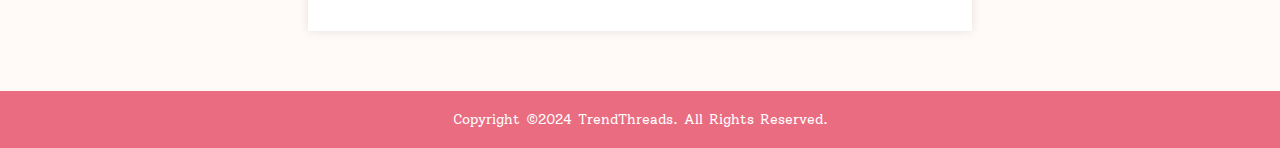
<file: html/y2k.html>
<!DOCTYPE html>
<html lang="en">
<head>
  <meta charset="UTF-8" />
  <meta http-equiv="X-UA-Compatible" content="IE=edge" />
  <meta name="viewport" content="width=device-width, initial-scale=1.0" />
  
  <link
    rel="stylesheet"
    href="https://cdnjs.cloudflare.com/ajax/libs/font-awesome/6.5.2/css/all.min.css"/>
  
  <link rel="stylesheet" href="../css/blog.css" />
  
  <title>TrendThreads</title>
</head>

<header class="sticky">
  <img class="logo" src="../image/logo2.png" alt="TrendThreads Logo">
  <nav>
    <ul class="nav_links">
      <li class="current"><a href="../html/home.html">Home</a></li>
      <li><a href="../html/index.html">Blogs</a></li>
      <li><a href="../html/about.html">About</a></li>
      <li><a href="../html/Contactus.html">Contact Us</a></li>
    </ul>
  </nav>

</header>

<body class="scroll">

  <div class="main-container">
    <main>
      <div class="container">
        <article>
          <img src="../image/image_4.jpg" alt="Blog post image">
          <div class="content">
            <h2>Y2K Fashion: The Nostalgic Comeback of 2024</h2>
            <h3>Posted on Jan 2, 2024 &nbsp; by Humphrey McClay</h3>
            &nbsp;
            <p>The turn of the millennium was marked by a distinctive and daring fashion style that celebrated the dawn of a new era. Now, over two decades later, Y2K fashion is making a vibrant comeback in 2024, captivating a new generation while stirring nostalgia in those who lived through it. Let’s explore why Y2K fashion is back and how you can embrace this trend.</p>
            &nbsp;
            <h3>The Return of Y2K Fashion</h3>
            <p>Y2K fashion, characterized by its eclectic mix of futuristic elements, bold colors, and playful accessories, is being revived by designers and fashion enthusiasts alike. This resurgence can be attributed to several factors:</p>
            <h3>1. Nostalgia</h3>
            <p>The early 2000s were a time of optimism and technological innovation, reflected in the era's fashion. For many, revisiting Y2K styles offers a comforting and nostalgic escape to a simpler time.</p>
            <h3>2. Gen Z Influence</h3>
            <p>Gen Z, known for their love of all things retro, have embraced Y2K fashion with enthusiasm. This generation’s fascination with early internet culture, tech aesthetics, and bold self-expression aligns perfectly with the Y2K vibe.</p>
            <h3>3. Social Media Trends</h3>
            <p>Platforms like TikTok and Instagram have played a significant role in popularizing Y2K fashion. Influencers and fashion icons showcase their takes on iconic Y2K looks, inspiring millions to adopt the trend.</p>
            &nbsp;
            <h3>Key Elements of Y2K Fashion</h3>
            <p>To fully embrace the Y2K style, consider incorporating these key elements into your wardrobe:</p>
            <h3>1. Shiny and Metallic Fabrics</h3>
            <p>Y2K fashion loves all things shiny. Think metallic tops, holographic skirts, and shimmery dresses. These materials add a futuristic edge and a touch of glam to any outfit.</p>
            <h3>2. Bold Colors and Prints</h3>
            <p>Vibrant colors and playful prints are a hallmark of Y2K fashion. From hot pinks and electric blues to bold animal prints and quirky patterns, don’t be afraid to stand out.</p>
            <h3>3. Crop Tops and Low-Rise Jeans</h3>
            <p>Crop tops paired with low-rise jeans or skirts were iconic in the early 2000s and are making a strong return. This combination emphasizes a fun and carefree attitude.</p>
            <h3>4. Mini Skirts and Cargo Pants</h3>
            <p>Mini skirts in bright colors or denim and utilitarian cargo pants are quintessential Y2K pieces. They offer versatility and a nod to the eclectic styles of the era.</p>
            <h3>5. Platform Shoes</h3>
            <p>Whether it’s chunky sneakers, platform sandals, or boots, footwear in the Y2K style often features bold, elevated soles. They add height and a playful twist to your look.</p>
            &nbsp;
            <h3>How to Rock Y2K Fashion in 2024</h3>
            <h3>1. Mix and Match</h3>
            <p>Combine Y2K pieces with modern elements to create a balanced look. Pair a metallic crop top with high-waisted jeans or a sleek blazer with a mini skirt.</p>
            <h3>2. Be Playful</h3>
            <p>Embrace the playful spirit of Y2K fashion. Experiment with bold colors, mix prints, and don’t be afraid to stand out. Fashion is about having fun and expressing yourself.</p>
            <h3>3. Thrift and DIY</h3>
            <p>Explore thrift stores for authentic Y2K pieces and get creative with DIY projects. Customizing old clothes to fit the Y2K aesthetic is both sustainable and unique.</p>
            <h3>4. Confidence is Key</h3>
            <p>Y2K fashion is all about boldness and confidence. Wear your outfits with pride and let your personality shine through.</p>
            &nbsp;
            <p>In 2024, Y2K fashion is more than just a trend; it’s a celebration of a memorable era and a form of creative self-expression. Dive into the nostalgic charm of the early 2000s and let your wardrobe reflect the vibrant, eclectic spirit of Y2K style.</p>
          </div>
        </article>
      </div>
    </main>
  </div>

<footer>
  <div class="footer-bottom">
      <p>copyright &copy;2024 TrendThreads. All Rights Reserved.</p>
  </div>
</footer>

</body>
</html>
</file>
<file: css/style.css>
@import url("https://fonts.googleapis.com/css2?family=Libre+Baskerville:ital,wght@0,400;0,700;1,400&family=Nanum+Gothic&family=Solway:wght@300;400;500;700;800&display=swap");

:root {
  --primary: #fcb4b4;
  --secondary: #ea6c80;
  --secondary-light: #ffffff;
  --white: var(--white);
  --shadow: 0px 2px 8px 0px var(--secondary-light);
}

* {
  margin: 0;
  padding: 0;
  list-style-type: none;
  box-sizing: border-box;
  font-family: "solway", sans-serif;
}


/* global settings */

body.no-scroll {
  overflow: hidden;
  margin: 0;
  padding: 0;
  font-family: "Solway", sans-serif;
  background-color: #fff9f7
}

body.scroll {
  overflow: auto;
  margin: 0;
  padding: 0;
  font-family: "Solway", sans-serif;
  background-color: #fff9f7;
}

/* sticky header */
.sticky {
  position: -webkit-sticky;
  position: sticky;
  top: 0;
  z-index: 1000;
  background-color: var(--primary);
}

/* header styling */
header {
  display: flex;
  justify-content: space-between;
  align-items: center;
  padding: 0 10%; 
}

header .logo {
  height: 90px; 
}

header nav .nav_links {
  padding: 0;
  margin: 0;
  list-style: none;
}

header nav .nav_links li {
  display: inline;
  margin: 0 20px;
}

header nav .nav_links li a {
  text-decoration: none;
  color: var(--secondary-light);
  font-size: 25px;
  padding: 10px 20px;
  border-radius: 50px;
  transition: background-color 0.3s ease, color 0,3 ease;
}


header nav .nav_links li a:hover {
  color: #ea6c80;
  background-color: #fff;
}

header .cta button {
  background-color: var(--secondary);
  color: var(--secondary-light);
  border: 2px solid #ea6c80;
  border-radius: 50px;
  padding: 10px 20px;
  font-size: 20px;
  cursor: pointer;
  transition: background-color 0.3s ease;
  margin: 0 5px;
}

header .cta button:hover {
  background-color: var(--white);
  color: #ea6c80;
}

/* banner styling */
.banner {
  background: url(../image/image_9.jpg) no-repeat 50% 50%;
  background-size: cover;
  background-attachment: fixed;
  position: relative;
  width: 100%;
  height: 100vh;
  overflow: hidden;
  display: flex;
  align-items: center;
  justify-content: center;
  text-align: center;
}

.content {
  color: var(--secondary-light);
  margin-top: -5px; 
}

.content h1 {
  padding-top: -50px;
  font-size: 7rem; 
  font-weight: 800;
  padding-top: -50px;
}

.content h2 {
  margin-top: 20px;
  font-size: 2rem; 
  font-weight: 800;
}

.content button {
  width: 200px;
  padding: 15px;
  margin: 70px 5px;
  text-align: center;
  background-color: var(--secondary);
  color: var(--secondary-light);
  border: 2px solid #ea6c80;
  border-radius: 50px;
  padding: 20px 40px;
  font-size: 20px;
  cursor: pointer;
  transition: background-color 0.3s ease;
}

.content button:hover {
  background-color: var(--white);
  color: #ea6c80;
}

/* additional styles */
.clearfix::after {
  content: '';
  display: block;
  clear: both;
}

.btn {
  padding: .5rem 1rem;
  background: var(--secondary);
  color: var(--white);
  border: 1px solid transparent;
  border-radius: .25rem;
}

.btn:hover {
  background-color: #faa6b4;
}


/* footer styling */

footer {
  position: relative;
  bottom: 0;
  left: 0;
  right: 0;
  background: transparent;
  height: auto;
  width: 100%;
  font-family: "Open Sans";
  padding-top: 20px;
  color: #fff;
}
.footer-content {
  display: flex;
  align-items: center;
  justify-content: center;
  flex-direction: column;
  text-align: center;
}


.footer-bottom {
  background: #ea6c80;
  padding: 20px 0;
  text-align: center;
}

.footer-bottom p {
  font-size: 14px;
  word-spacing: 2px;
  text-transform: capitalize;
}



/* blog content*/

.blog .box-container{
  color: solid white;
  margin-left: 6rem;
  margin-right: 6rem;
  margin-bottom: 6rem;
  height: 50%;
  display: -ms-grid;
  display: grid;
  
  -ms-grid-columns: (minmax(40rem, 1fr))[auto-fit];
      grid-template-columns: repeat(auto-fit, minmax(40rem, 1fr));
  gap: 6rem;    
}

.heading{
  text-align: left;
  margin-left: 3rem;
  margin-top: 3rem;
  margin-bottom: 3rem;
  font-size: 3.5rem;
  text-transform: capitalize;
  color: #444;
}

.blog .box-container .box.shadow{
  box-shadow: 0 0 10px rgba(0, 0, 0, 0.1);
}


.blog .box-container .box .image{
  height: 25rem;
  overflow: hidden;
  position: relative;
}

.blog .box-container .box .image img{
  height: 100%;
  width: 100%;
  -o-object-fit: cover;
     object-fit: cover; 
}

.blog .box-container .box:hover .image img{
  transform: scale(1.1);
}

.blog .box-container .box .image h3{
  background-color: #fff;
  color: #444;
  position: absolute;
  top: 2rem;
  left: 1rem;
  padding: .5rem 1.5rem;
  font-size: 1.5rem;
  border-radius: 15px;
}

.blog .box-container .box .content{
  padding: 2rem;
  background-color: #fff;
}

.blog .box-container .box .content h3{
  font-family: "Solway", sans-serif;
  margin-top: 1rem;
  font-size: 2rem;
  color: #444;
}

.blog .box-container .box .content h4 {
  font-family: "Solway", sans-serif;
  font-size: 1rem; 
  color: #444;
  margin-top: 1rem;
}

.blog .box-container .box .content p{
  font-size: 1.5rem;
  padding: 1rem 0;
  line-height: 2;
  color: #777;
}

.btn{
  display: inline-block;
  margin-top: 1rem;
  padding: 0.8rem 2rem;
  font-size: 1.2rem;
  border: 0.1rem solid #ea6c80;
  border-radius: 25px;
  background: #f9f0f0;
  color: #ea6c80;
  cursor: pointer;
  text-transform: capitalize;
}

.btn:hover{
  background: #ea6c80;
  color: #f9f0f0;
}
</file>
<file: css/about.css>
@import url("https://fonts.googleapis.com/css2?family=Libre+Baskerville:ital,wght@0,400;0,700;1,400&family=Nanum+Gothic&family=Solway:wght@300;400;500;700;800&display=swap");

:root {
  --primary: #fcb4b4;
  --secondary: #ea6c80;
  --secondary-light: #ffffff;
  --white: var(--white);
  --shadow: 0px 2px 8px 0px var(--secondary-light);
}

* {
  margin: 0;
  padding: 0;
  list-style-type: none;
  box-sizing: border-box;
  font-family: "solway", sans-serif;
}



/* global settings */

body.no-scroll {
  overflow: hidden;
  margin: 0;
  padding: 0;
  font-family: "Solway", sans-serif;
  background-color: #fff9f7
}

body.scroll {
  overflow: auto;
  margin: 0;
  padding: 0;
  font-family: "Solway", sans-serif;
  background-color: #fff9f7;
}


/* sticky header */
.sticky {
    position: -webkit-sticky;
    position: sticky;
    top: 0;
    z-index: 1000;
    background-color: var(--primary);
  }
  
/* header styling */

header {
    display: flex;
    justify-content: space-between;
    align-items: center;
    padding: 0 10%; 
}
  
header .logo {
    height: 90px; 
}
  
header nav .nav_links {
    padding: 0;
    margin: 0;
    list-style: none;
}
  
header nav .nav_links li {
    display: inline;
    margin: 0 20px;
}
  
header nav .nav_links li a {
    text-decoration: none;
    color: var(--secondary-light);
    font-size: 25px;
    padding: 10px 20px;
    border-radius: 50px;
    transition: background-color 0.3s ease, color 0,3 ease;
}
  
  
header nav .nav_links li a:hover {
    color: #ea6c80;
    background-color: #fff;
}


/* footer */

footer {
    background: transparent;
    height: auto;
    width: 100%;
    font-family: "Open Sans";
    padding-top: 20px;
    color: #fff;
    margin-top: auto; 
}

.footer-content {
    display: flex;
    align-items: center;
    justify-content: center;
    flex-direction: column;
    text-align: center;
  }
  

.footer-bottom {
    background: #ea6c80;
    padding: 20px 0;
    text-align: center;
}
  
.footer-bottom p {
    font-size: 14px;
    word-spacing: 2px;
    text-transform: capitalize;
}

  

/* about us */

.container {
    max-width: 1200px;
    margin: 40px auto 40px;
    padding: 20px;
    background-color: white; 
    box-shadow: 0 0 10px rgba(0, 0, 0, 0.1); 
}

.about-section {
    display: flex;
    align-items: center;
    margin-bottom: 40px;
    padding: 20px;
}

.about-section img {
    max-width: 500px;
    height: 250px;
    margin-right: 20px;
    margin-left: 20px;
}

.about-section .text-content {
    max-width: 900px;
    text-align: left; 
}

.about-section h1 {
    font-size: 50px;
    margin-bottom: 10px;
    margin-right: 20px;
    margin-left: 20px;
    color: #444;
}

.about-section p {
    font-size: 18px;
    line-height: 1.6;
    margin-right: 20px;
    margin-left: 20px;
    color: #444;
}

.socials {
    list-style: none;
    display: flex;
    align-items: center;
    margin-top: 10px; 
    margin-bottom: 20px;
    padding-left: 20px; 

  }
  
.socials li {
    margin: 0 20px;
  }
  
.socials a {
    text-decoration: none;
    color: #ea6c80;
  }
  
.socials a i {
    margin-bottom: 5px;
    font-size: 2rem;
    transition: color 0.4s ease;
  }
  
.socials a:hover i {
    color: #fcb4b4;
  }
</file>
<file: css/blog.css>
@import url("https://fonts.googleapis.com/css2?family=Libre+Baskerville:ital,wght@0,400;0,700;1,400&family=Nanum+Gothic&family=Solway:wght@300;400;500;700;800&display=swap");

:root {
  --primary: #fcb4b4;
  --secondary: #ea6c80;
  --secondary-light: #ffffff;
  --white: var(--white);
  --shadow: 0px 2px 8px 0px var(--secondary-light);
}

* {
  margin: 0;
  padding: 0;
  list-style-type: none;
  box-sizing: border-box;
  font-family: "solway", sans-serif;
}


/* global settings */

body.no-scroll {
  overflow: hidden;
  margin: 0;
  padding: 0;
  font-family: "Solway", sans-serif;
  background-color: #fff9f7
}

body.scroll {
  overflow: auto;
  margin: 0 auto;
  padding: 0;
  font-family: "Solway", sans-serif;
  background-color: #fff9f7;
}


/* sticky header */
.sticky {
    position: -webkit-sticky;
    position: sticky;
    top: 0;
    z-index: 1000;
    background-color: var(--primary);
  }
  
/* header styling */

header {
    display: flex;
    justify-content: space-between;
    align-items: center;
    padding: 0 10%; 
}
  
header .logo {
    height: 90px; 
}
  
header nav .nav_links {
    padding: 0;
    margin: 0;
    list-style: none;
}
  
header nav .nav_links li {
    display: inline;
    margin: 0 20px;
}
  
header nav .nav_links li a {
    text-decoration: none;
    color: var(--secondary-light);
    font-size: 25px;
    padding: 10px 20px;
    border-radius: 50px;
    transition: background-color 0.3s ease, color 0,3 ease;
}
  
  
header nav .nav_links li a:hover {
    color: #ea6c80;
    background-color: #fff;
}


/* footer */

footer {
    position: relative;
    bottom: 0;
    left: 0;
    right: 0;
    background: transparent;
    height: auto;
    width: 100%;
    font-family: "Open Sans";
    padding-top: 20px;
    color: #fff;
  }
  .footer-content {
    display: flex;
    align-items: center;
    justify-content: center;
    flex-direction: column;
    text-align: center;
  }
  
  
  .footer-bottom {
    background: #ea6c80;
    padding: 20px 0;
    text-align: center;
  }
  
  .footer-bottom p {
    font-size: 14px;
    word-spacing: 2px;
    text-transform: capitalize;
  }



/* blog */

body {
    margin: 0;
    padding: 0;
    box-sizing: border-box;
}

.main-container {
    display: flex;
    justify-content: center;
    align-items: center;
    min-height: 100vh;  
    padding: 0 20px; 
}

main {
    padding: 40px; 
    background: transparent;
    width: 60%;
}

/* article styles */
article {
    background: #fff;
    box-shadow: 0 0 10px rgba(0, 0, 0, 0.1);
}

article img {
    width: 100%;
    height: auto;
    object-fit: cover;
    display: block;
}

/* content styles */
.content {
    padding: 20px;
}

article h2 {
    color: #444;
    font-size: 40px;
    margin-bottom: 5px;
}

article h3 {
    color: #444;
    font-size: 30px;
    margin-bottom: 5px;
}

.post-meta {
    color: #444;
    font-size: 14px;
    margin-bottom: 20px;
}

article p {
    color: #444;
    line-height: 1.8;
    margin-bottom: 20px;
}
</file>
<file: css/contactus.css>
@import url("https://fonts.googleapis.com/css2?family=Libre+Baskerville:ital,wght@0,400;0,700;1,400&family=Nanum+Gothic&family=Solway:wght@300;400;500;700;800&display=swap");

:root {
  --primary: #fcb4b4;
  --secondary: #ea6c80;
  --secondary-light: #ffffff;
  --white: var(--white);
  --shadow: 0px 2px 8px 0px var(--secondary-light);
}

* {
  margin: 0;
  padding: 0;
  list-style-type: none;
  box-sizing: border-box;
  font-family: "solway", sans-serif;
}

main {
    flex: 1;
    padding-top: 50px;
    margin-top: 20px;
}


/* global settings */

body.no-scroll {
  overflow: hidden;
  margin: 0;
  padding: 0;
  font-family: "Solway", sans-serif;
  background-color: #fff9f7
}

body.scroll {
  overflow: auto;
  margin: 0 auto;
  padding: 0;
  font-family: "Solway", sans-serif;
  background-color: #fff9f7;
}


/* sticky header */
.sticky {
    position: -webkit-sticky;
    position: sticky;
    top: 0;
    z-index: 1000;
    background-color: var(--primary);
  }
  
/* header styling */

header {
    display: flex;
    justify-content: space-between;
    align-items: center;
    padding: 0 10%; 
}
  
header .logo {
    height: 90px; 
}
  
header nav .nav_links {
    padding: 0;
    margin: 0;
    list-style: none;
}
  
header nav .nav_links li {
    display: inline;
    margin: 0 20px;
}
  
header nav .nav_links li a {
    text-decoration: none;
    color: var(--secondary-light);
    font-size: 25px;
    padding: 10px 20px;
    border-radius: 50px;
    transition: background-color 0.3s ease, color 0,3 ease;
}
  
  
header nav .nav_links li a:hover {
    color: #ea6c80;
    background-color: #fff;
}


/* footer */

footer {
    position: fixed;
    bottom: 0;
    left: 0;
    right: 0;
    background: transparent;
    height: auto;
    width: 100%;
    font-family: "Open Sans";
    padding-top: 20px;
    color: #fff;
  }
  .footer-content {
    display: flex;
    align-items: center;
    justify-content: center;
    flex-direction: column;
    text-align: center;
  }
  
  
  .footer-bottom {
    background: #ea6c80;
    padding: 20px 0;
    text-align: center;
  }
  
  .footer-bottom p {
    font-size: 14px;
    word-spacing: 2px;
    text-transform: capitalize;
  }



/* contact us */
section {
    position: relative;
    z-index: 3;
    padding-top: 100px;
    padding-bottom: 50px;
  }
  
  .container {
    max-width: 1080px;
    margin: 120px auto 20px;
    padding: 40px;
    background-color: white; 
    box-shadow: 0 0 10px rgba(0, 0, 0, 0.1);
    flex: 1;
  }
  
  .section-header {
    text-align: center;
  }
  
  .section-header h2 {
    color: #444;
    font-weight: bold;
    font-size: 3em;
    margin-bottom: 20px;
  }
  
  .row  {
    display: flex;
    flex-wrap: wrap;
    align-items: center;
    justify-content: space-between;
  }
  
  .contact-info {
    width: 50%;
  }
  
  .contact-info-item {
    display: flex;
    margin-bottom: 30px;
  }
  
  .contact-info-icon {
    height: 70px;
    width: 70px;
    color: white;
    background-color: #ea6c80;
    text-align: center;
    border-radius: 50%;
  }
  
  .contact-info-icon i {
    font-size: 30px;
    line-height: 70px;
  }
  
  .contact-info-content {
    margin-left: 20px;
  }
  
  .contact-info-content h4 {
    color: #ea6c80;
    font-size: 1.4em;
    margin-bottom: 5px;
  }
  
  .contact-info-content p {
    color: #444;
    font-size: 1em;
  }
  
  .contact-form {
    
    padding: 40px;
    width: 45%;
    padding-bottom: 20px;
    padding-top: 20px;
  }
  
  .contact-form h2 {
    font-weight: bold;
    font-size: 2em;
    margin-bottom: 10px;
    color: #444;
  }
  
  .contact-form .input-box {
    position: relative;
    width: 100%;
    margin-top: 10px;
  }
  
  .contact-form .input-box input,
  .contact-form .input-box textarea {
    width: 100%;
    padding: 5px 0;
    font-size: 16px;
    margin: 10px 0;
    border: none;
    border-bottom: 2px solid #444;
    outline: none;
    resize: none;
  }
  
  .contact-form .input-box span {
    position: absolute;
    left: 0;
    padding: 5px 0;
    font-size: 16px;
    margin: 10px 0;
    pointer-events: none;
    transition: 0.5s;
    color: #777;
  }
  
  .contact-form .input-box input:focus ~ span,
  .contact-form .input-box textarea:focus ~ span {
    color: #ea6c80;
    font-size: 12px;
    transform: translateY(-20px);
  }
  
  .contact-form .input-box input[type="submit"] {
    width: 100%;
    background: #ea6c80;
    color: #FFF;
    border: none;
    cursor: pointer;
    padding: 10px;
    font-size: 18px;
    border: 1px solid #ea6c80;
    border-radius: 25px;
    transition: 0.3s;
  }
  
  .contact-form .input-box input[type="submit"]:hover {
    background: #FFF;
    color: #ea6c80;
  }

  .contact-section {
    padding: 20px; 
  }
  
  .contact-info, .contact-form {
    padding: 20px; 
  }
</file>
